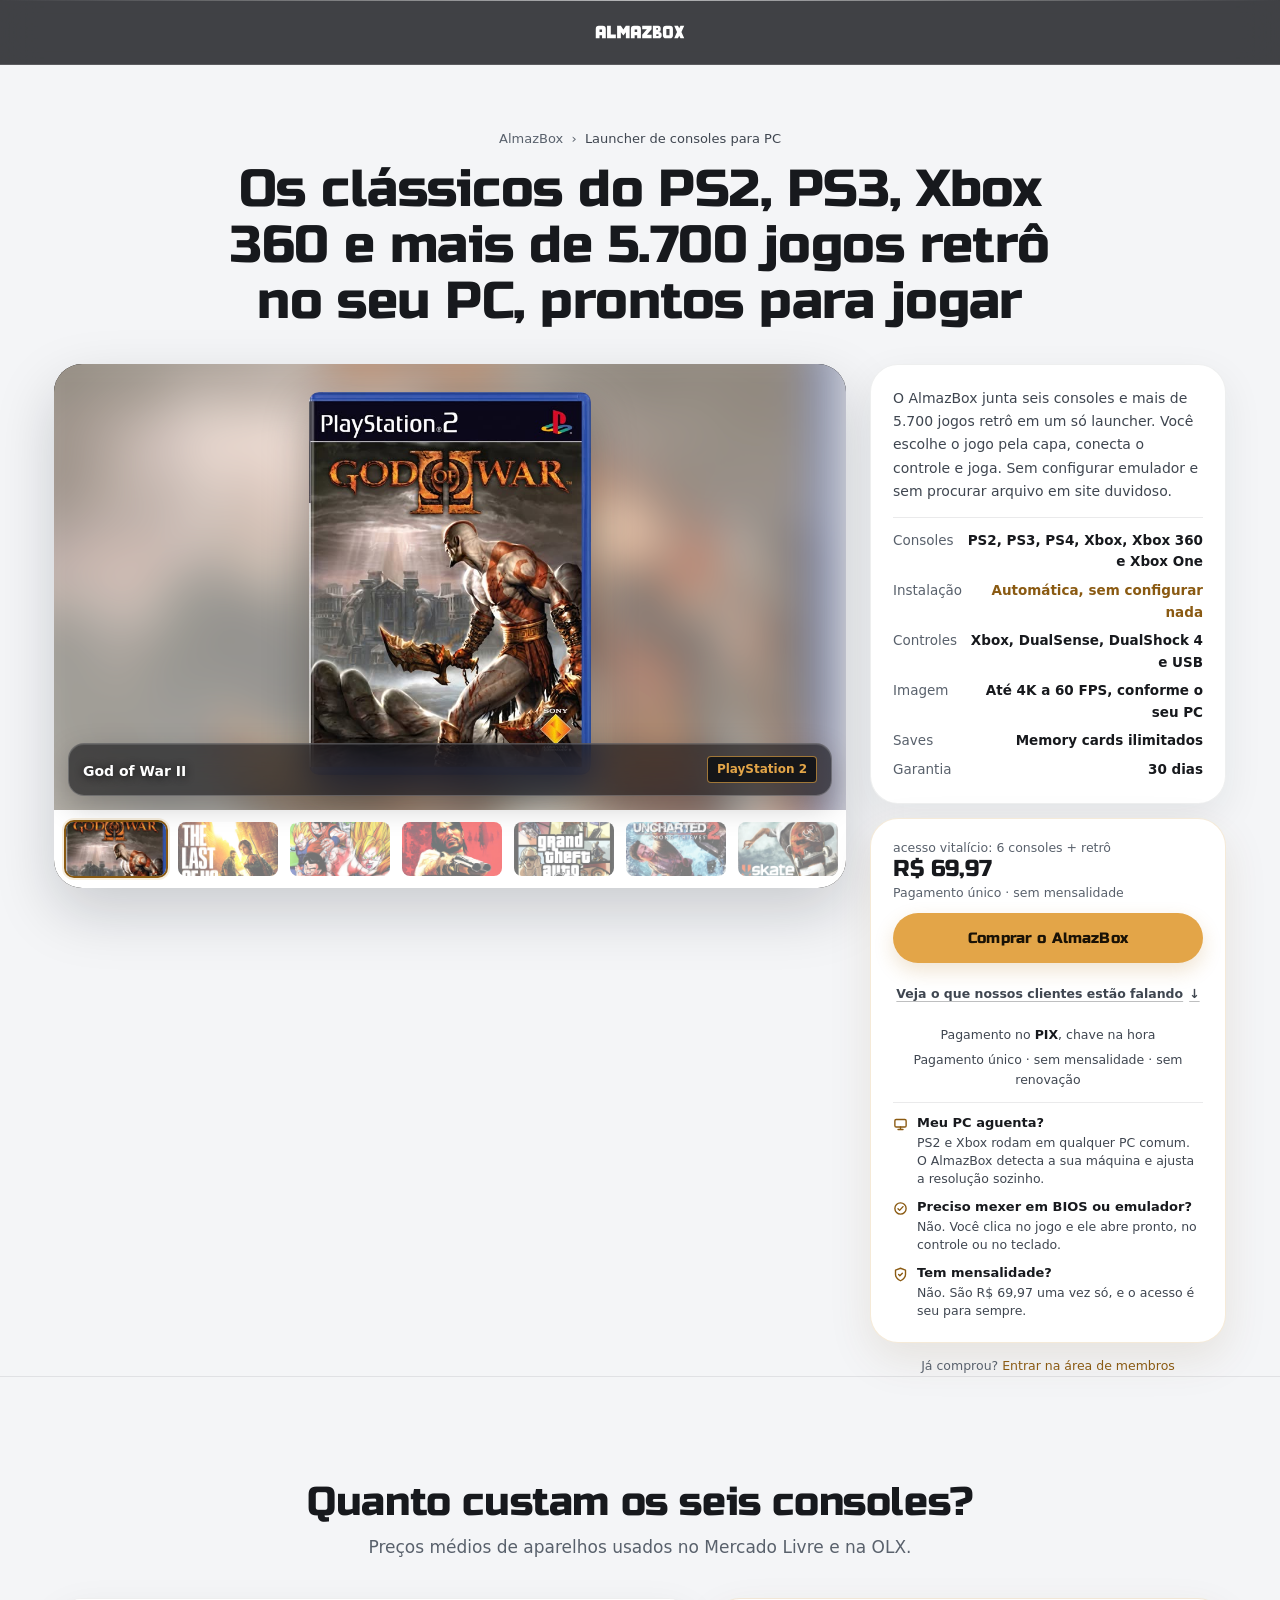
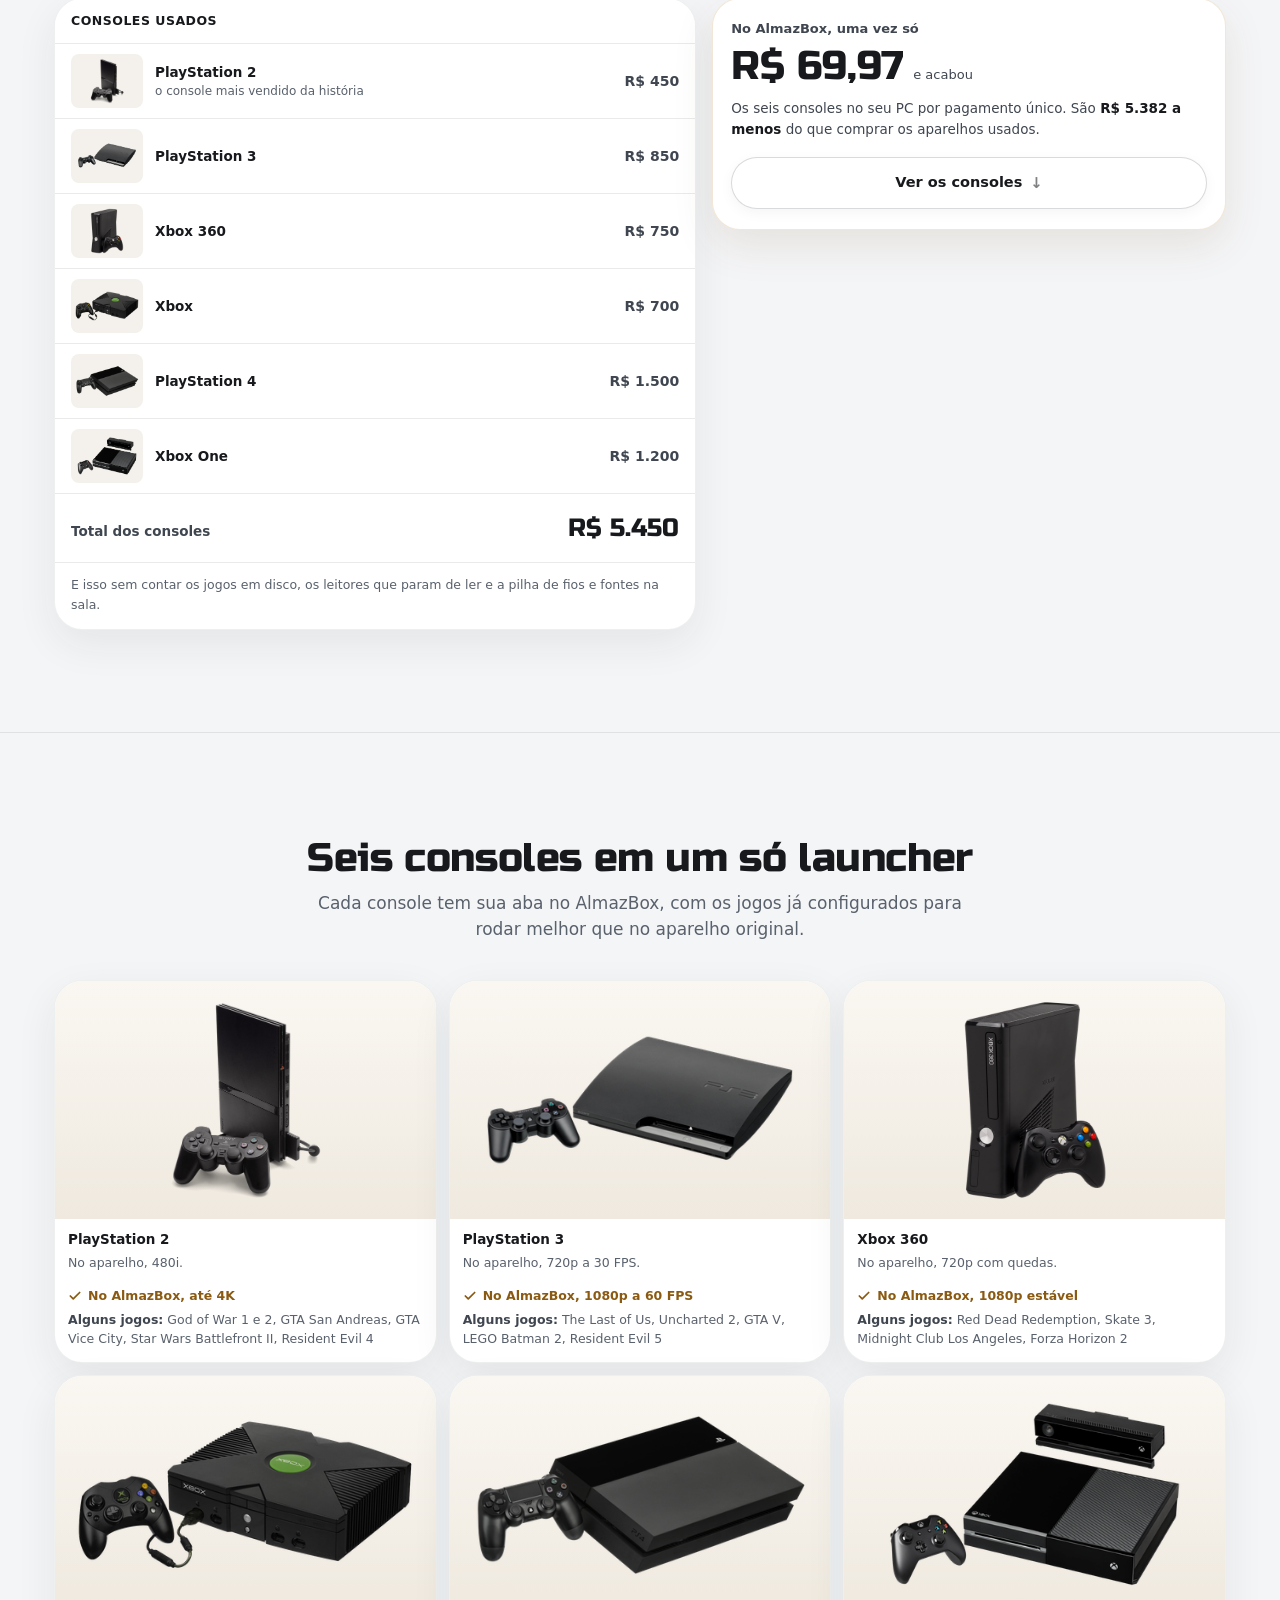
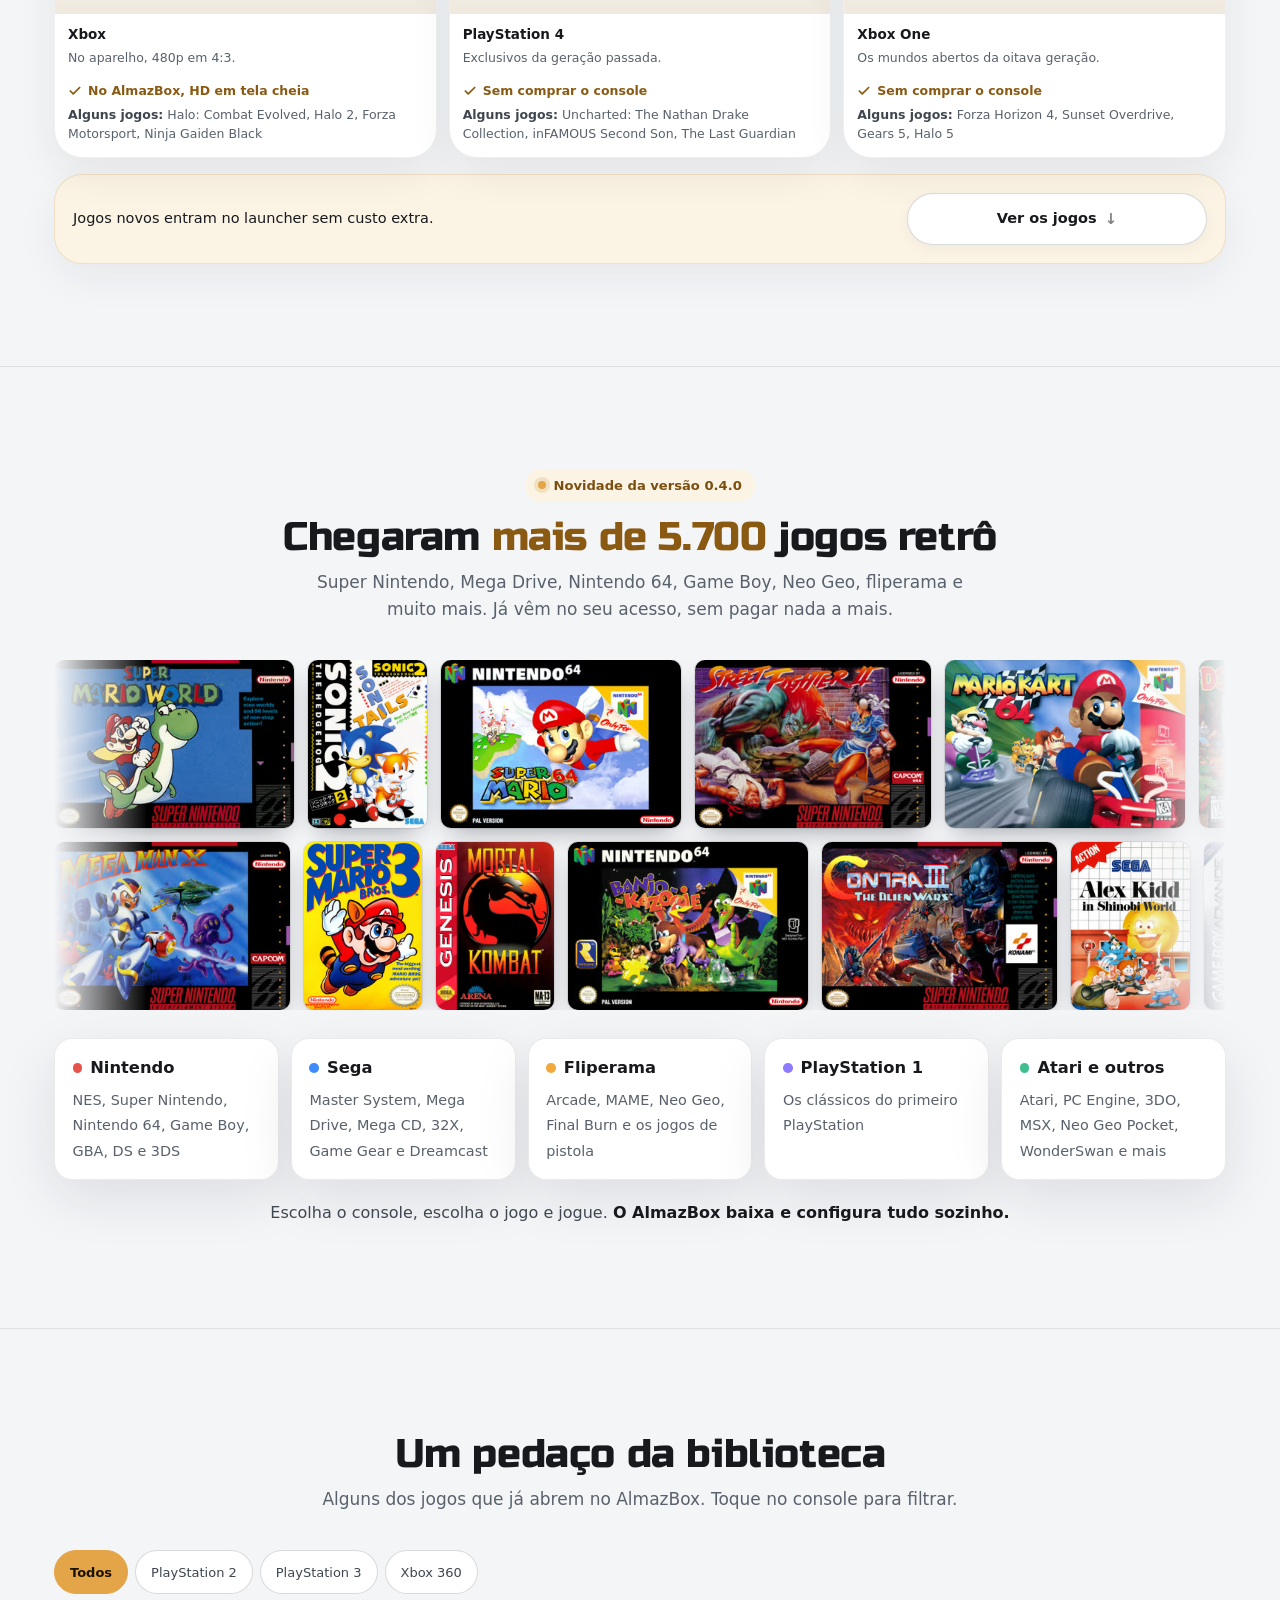
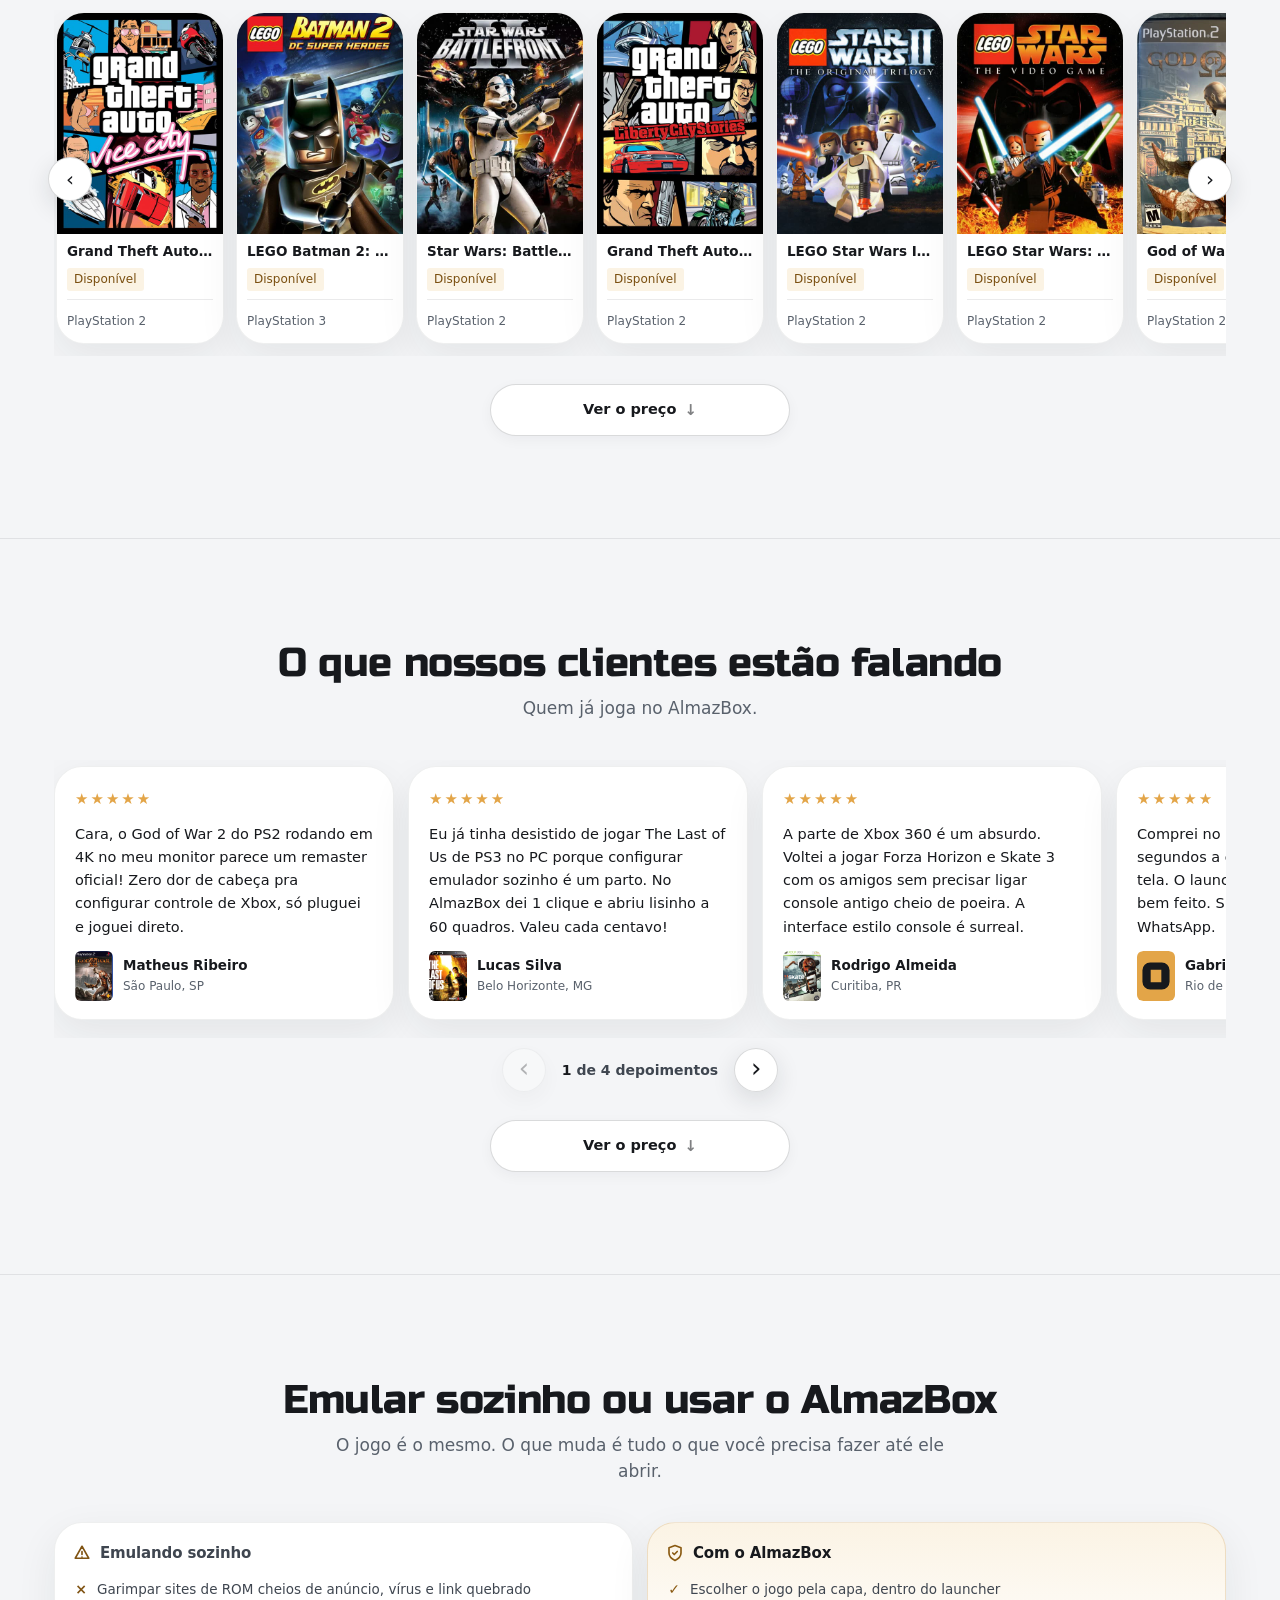
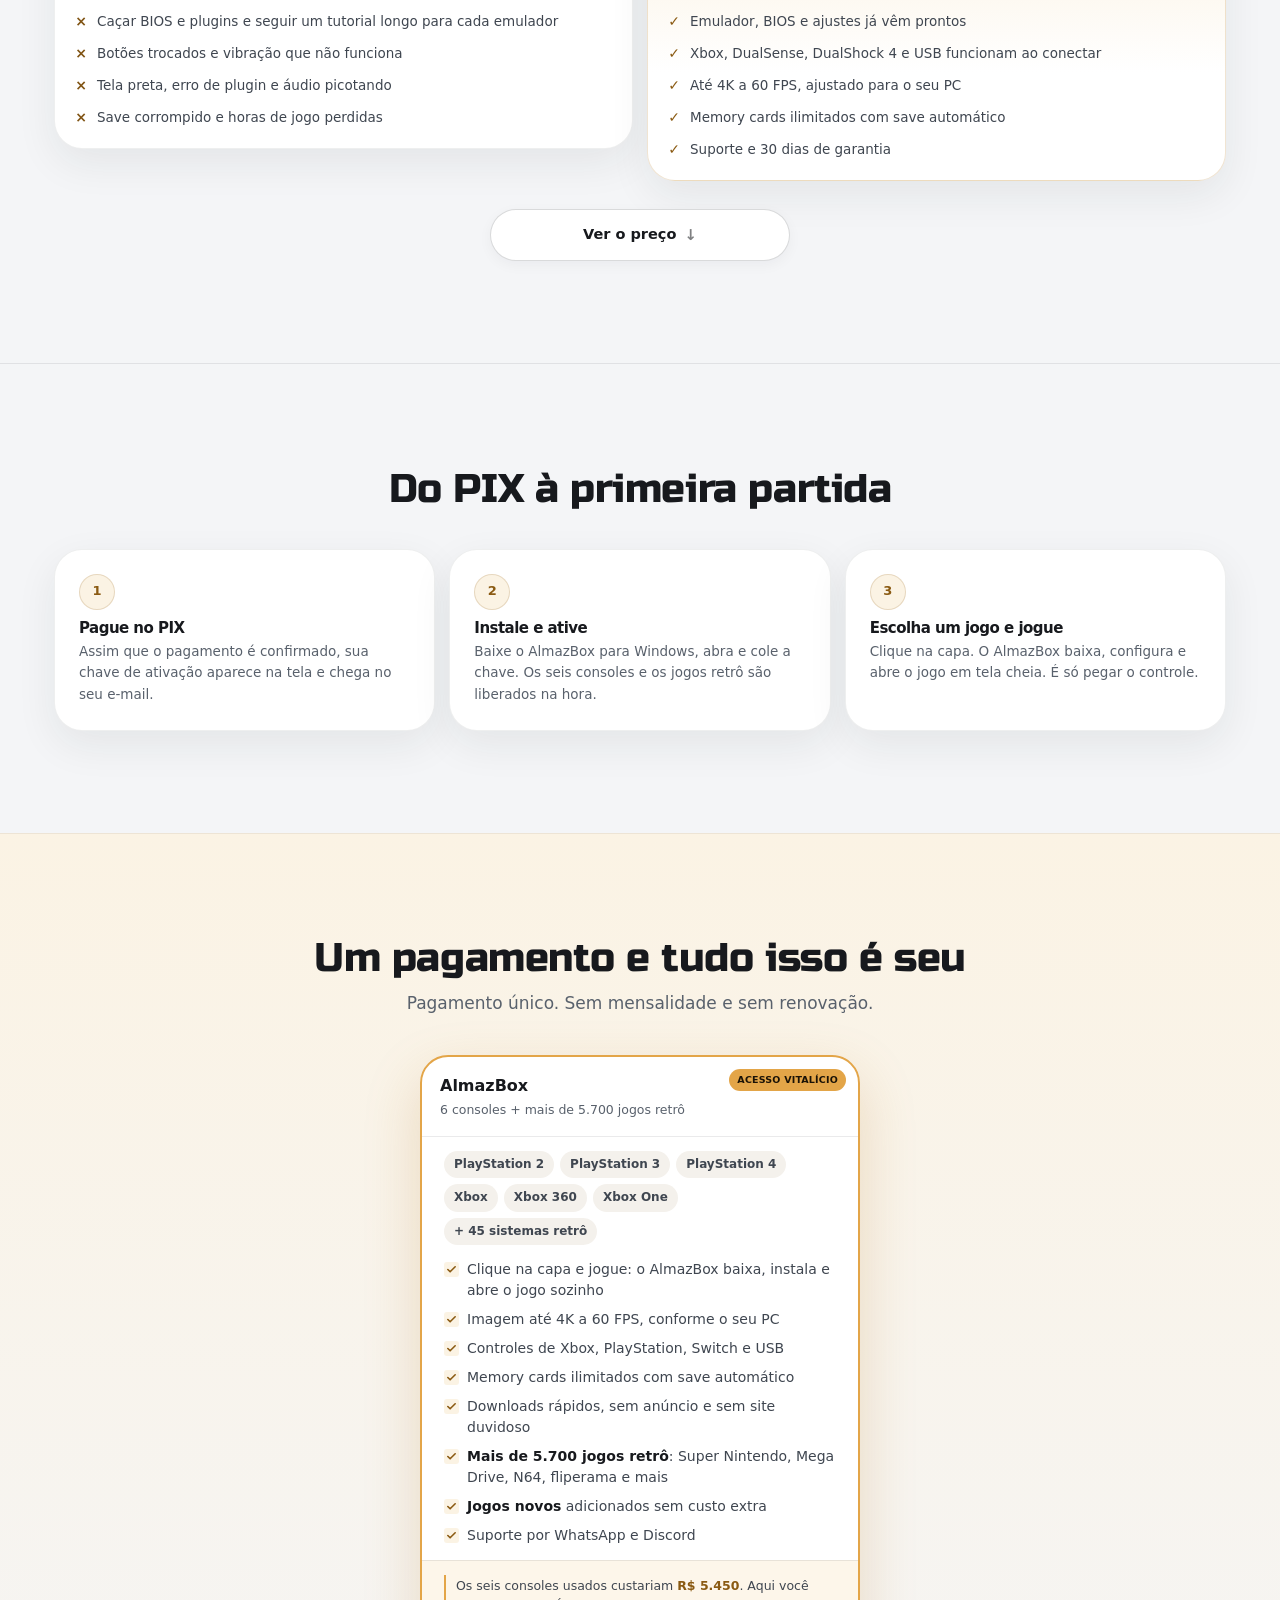
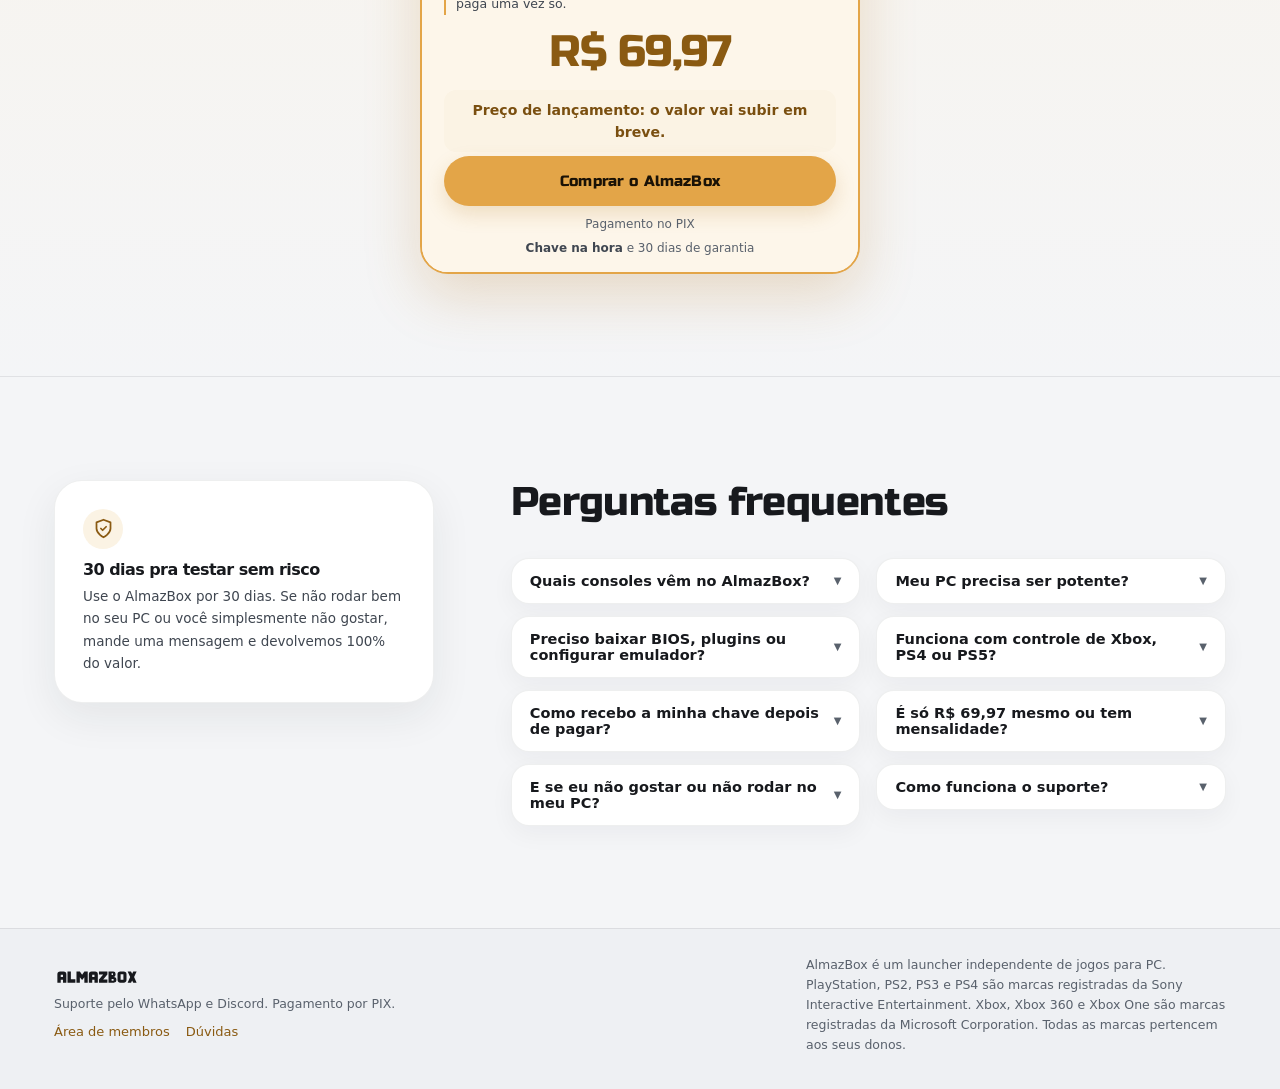
<file: index.html>
<!DOCTYPE html>
<html lang="pt-BR">
<head>
<meta charset="UTF-8">
<meta name="viewport" content="width=device-width,initial-scale=1">
<title>AlmazBox | O Maior Launcher de Consoles para PC (PS2, PS3, Xbox 360, Xbox)</title>
<meta name="description" content="Jogue os maiores clássicos de PlayStation 2, PS3, PS4, Xbox Clássico, Xbox 360 e Xbox One no seu PC em 1 clique. Sem emuladores complicados e sem vírus. Pagamento único no PIX.">
<link rel="icon" href="favicon.ico" sizes="any">
<link rel="icon" type="image/svg+xml" href="assets/marca/almazbox-favicon.svg">
<link rel="apple-touch-icon" href="assets/marca/apple-touch-icon.png">
<meta name="theme-color" content="#f4f5f7">
<link rel="preconnect" href="https://fonts.googleapis.com">
<link rel="preconnect" href="https://fonts.gstatic.com" crossorigin>
<link rel="stylesheet" href="https://fonts.googleapis.com/css2?family=Inter:wght@400;500;600;700;800&family=Russo+One&display=swap">
<!--
  Estrutura nova em 04/11/2026: e a mesma pagina de vendas da Almaz Store
  (almazstore.com.br), no tema branco, com o conteudo do AlmazBox.
  loja.css e tema.css sao copias do CSS de la com o verde trocado pelo dourado;
  o que e so do AlmazBox fica em almazbox.css. A versao anterior (escura, com o
  simulador do launcher) esta em index.pre-estrutura-almazstore.html.
-->
<link rel="stylesheet" href="assets/loja.css?v=1">
<link rel="stylesheet" href="assets/tema.css?v=1">
<link rel="stylesheet" href="assets/retro.css?v=1">
<link rel="stylesheet" href="assets/almazbox.css?v=1">
<link rel="stylesheet" href="assets/marca.css?v=1">
<script>
var io = (function(){
  if(!('IntersectionObserver' in window)) return { observe:function(el){ el.classList.add('visible'); } };
  var obs = new IntersectionObserver(function(es){
    es.forEach(function(e){ if(e.isIntersecting){ obs.unobserve(e.target); e.target.classList.add('visible'); } });
  },{threshold:.05,rootMargin:'0px 0px -40px 0px'});
  return obs;
})();
</script>
</head>
<body>

<!-- ===================== TOPO ===================== -->
<header class="topbar">
  <div class="topbar-in">
    <a href="#top" class="tb-brand">
      <img src="assets/marca/almazbox-horizontal-branco.svg" alt="AlmazBox">
      <span>AlmazBox</span>
    </a>
  </div>
</header>

<main id="top">
<section class="ph">
  <div class="wrap">

    <div class="ph-crumb">AlmazBox &nbsp;›&nbsp; <b>Launcher de consoles para PC</b></div>
    <h1>Os clássicos do PS2, PS3, Xbox 360 e mais de 5.700 jogos retrô no seu PC, prontos para jogar</h1>

    <div class="pg">

      <!-- arte + miniaturas. As capas sao verticais (caixa do jogo), por isso cada
           slide tem a propria capa desfocada no fundo. data-tag = console. -->
      <div class="art reveal">
        <div class="art-stage" id="art-stage"></div>
        <div class="art-thumbs" id="art-thumbs"></div>
      </div>

      <!-- ficha tecnica + caixa de compra -->
      <aside class="side">

        <div class="side-card">
          <p class="side-desc">
            O AlmazBox junta seis consoles e mais de 5.700 jogos retrô em um só launcher. Você escolhe o jogo pela capa, conecta o controle e joga. Sem configurar emulador e sem procurar arquivo em site duvidoso.
          </p>
          <dl class="spec">
            <div class="spec-row"><dt>Consoles</dt><dd>PS2, PS3, PS4, Xbox, Xbox 360 e Xbox One</dd></div>
            <div class="spec-row"><dt>Instalação</dt><dd class="ok">Automática, sem configurar nada</dd></div>
            <div class="spec-row"><dt>Controles</dt><dd>Xbox, DualSense, DualShock 4 e USB</dd></div>
            <div class="spec-row"><dt>Imagem</dt><dd>Até 4K a 60 FPS, conforme o seu PC</dd></div>
            <div class="spec-row"><dt>Saves</dt><dd>Memory cards ilimitados</dd></div>
            <div class="spec-row"><dt>Garantia</dt><dd>30 dias</dd></div>
          </dl>
        </div>

        <div class="buybox">
          <div class="buybox-top">
            <span class="buybox-prices">
              <span class="buybox-from">acesso vitalício: 6 consoles + retrô</span>
              <span class="buybox-new num">R$ 69,97</span>
              <span class="buybox-once">Pagamento único · sem mensalidade</span>
            </span>
          </div>
          <a href="https://ggcheckout.app/checkout/v5/7HJkge1seT28lpd5tNHYgl"
             onclick="checkout('https://ggcheckout.app/checkout/v5/7HJkge1seT28lpd5tNHYgl',69.97);return false;"
             class="offer-btn">Comprar o AlmazBox</a>
          <a href="#feedbacks" class="hero-proof-link">Veja o que nossos clientes estão falando <span aria-hidden="true">↓</span></a>
          <div class="buybox-pay">Pagamento no <b>PIX</b>, chave na hora</div>
          <div class="buybox-terms">Pagamento único · sem mensalidade · sem renovação</div>
          <div class="medos">
            <div class="medo">
              <svg viewBox="0 0 24 24"><rect x="3" y="4" width="18" height="12" rx="2"/><path d="M8 20h8M12 16v4"/></svg>
              <span class="medo-txt">
                <span class="medo-q">Meu PC aguenta?</span>
                <span class="medo-a">PS2 e Xbox rodam em qualquer PC comum. O AlmazBox detecta a sua máquina e ajusta a resolução sozinho.</span>
              </span>
            </div>
            <div class="medo">
              <svg viewBox="0 0 24 24"><circle cx="12" cy="12" r="9"/><path d="M8 12.5l2.5 2.5L16 9"/></svg>
              <span class="medo-txt">
                <span class="medo-q">Preciso mexer em BIOS ou emulador?</span>
                <span class="medo-a">Não. Você clica no jogo e ele abre pronto, no controle ou no teclado.</span>
              </span>
            </div>
            <div class="medo">
              <svg viewBox="0 0 24 24"><path d="M12 22s8-4 8-10V5l-8-3-8 3v7c0 6 8 10 8 10z"/><path d="M9 12l2 2 4-4"/></svg>
              <span class="medo-txt">
                <span class="medo-q">Tem mensalidade?</span>
                <span class="medo-a">Não. São R$ 69,97 uma vez só, e o acesso é seu para sempre.</span>
              </span>
            </div>
          </div>
        </div>

        <div class="side-note">Já comprou? <a href="https://almazbox-license-service-el2u.onrender.com/membros" style="color:var(--blue)">Entrar na área de membros</a></div>

      </aside>
    </div>
  </div>
</section>

<!-- ===================== QUANTO CUSTAM OS CONSOLES ===================== -->
<section class="sec" id="conta">
  <div class="wrap">
    <div class="sec-head reveal">
      <h2>Quanto custam os seis consoles?</h2>
      <p>Preços médios de aparelhos usados no Mercado Livre e na OLX.</p>
    </div>
    <div class="conta reveal">
      <div class="conta-cart">
        <div class="conta-cart-hd">Consoles usados</div>
        <div class="conta-row">
          <img class="cons-foto" src="assets/ps2-console.png" alt="PlayStation 2" loading="lazy" decoding="async">
          <span class="conta-nome">PlayStation 2<small>o console mais vendido da história</small></span>
          <span class="conta-preco num">R$ 450</span>
        </div>
        <div class="conta-row">
          <img class="cons-foto" src="assets/ps3-console.png" alt="PlayStation 3" loading="lazy" decoding="async">
          <span class="conta-nome">PlayStation 3</span>
          <span class="conta-preco num">R$ 850</span>
        </div>
        <div class="conta-row">
          <img class="cons-foto" src="assets/xbox360-console.png" alt="Xbox 360" loading="lazy" decoding="async">
          <span class="conta-nome">Xbox 360</span>
          <span class="conta-preco num">R$ 750</span>
        </div>
        <div class="conta-row">
          <img class="cons-foto" src="assets/xbox-original-console.png" alt="Xbox" loading="lazy" decoding="async">
          <span class="conta-nome">Xbox</span>
          <span class="conta-preco num">R$ 700</span>
        </div>
        <div class="conta-row">
          <img class="cons-foto" src="assets/ps4-console.png" alt="PlayStation 4" loading="lazy" decoding="async">
          <span class="conta-nome">PlayStation 4</span>
          <span class="conta-preco num">R$ 1.500</span>
        </div>
        <div class="conta-row">
          <img class="cons-foto" src="assets/xboxone-console.png" alt="Xbox One" loading="lazy" decoding="async">
          <span class="conta-nome">Xbox One</span>
          <span class="conta-preco num">R$ 1.200</span>
        </div>
        <div class="conta-total">
          <span>Total dos consoles</span>
          <b class="num">R$ 5.450</b>
        </div>
        <div class="conta-obs">E isso sem contar os jogos em disco, os leitores que param de ler e a pilha de fios e fontes na sala.</div>
      </div>
      <div class="conta-vs">
        <div class="conta-vs-lbl">No AlmazBox, uma vez só</div>
        <div class="conta-vs-price">
          <b class="num">R$ 69,97</b>
          <span>e acabou</span>
        </div>
        <p class="conta-vs-sub">
          Os seis consoles no seu PC por pagamento único. São <strong>R$ 5.382 a menos</strong> do que comprar os aparelhos usados.
        </p>
        <a href="#consoles" class="btn-ghost">Ver os consoles</a>
      </div>
    </div>
  </div>
</section>

<!-- ===================== SEIS CONSOLES ===================== -->
<section class="sec" id="consoles">
  <div class="wrap">
    <div class="sec-head reveal">
      <h2>Seis consoles em um só launcher</h2>
      <p>Cada console tem sua aba no AlmazBox, com os jogos já configurados para rodar melhor que no aparelho original.</p>
    </div>

    <div class="cresce reveal">
      <div class="cresce-card">
        <img class="cons-foto" src="assets/ps2-console.png" alt="PlayStation 2" loading="lazy" decoding="async">
        <div class="cresce-txt">
          <span class="cresce-nome">PlayStation 2</span>
          <span class="cresce-dt">No aparelho, 480i.</span>
          <span class="cresce-ok"><svg viewBox="0 0 24 24"><polyline points="20 6 9 17 4 12"/></svg>No AlmazBox, até 4K</span>
          <span class="cresce-jogos"><b>Alguns jogos:</b> God of War 1 e 2, GTA San Andreas, GTA Vice City, Star Wars Battlefront II, Resident Evil 4</span>
        </div>
      </div>
      <div class="cresce-card">
        <img class="cons-foto" src="assets/ps3-console.png" alt="PlayStation 3" loading="lazy" decoding="async">
        <div class="cresce-txt">
          <span class="cresce-nome">PlayStation 3</span>
          <span class="cresce-dt">No aparelho, 720p a 30 FPS.</span>
          <span class="cresce-ok"><svg viewBox="0 0 24 24"><polyline points="20 6 9 17 4 12"/></svg>No AlmazBox, 1080p a 60 FPS</span>
          <span class="cresce-jogos"><b>Alguns jogos:</b> The Last of Us, Uncharted 2, GTA V, LEGO Batman 2, Resident Evil 5</span>
        </div>
      </div>
      <div class="cresce-card">
        <img class="cons-foto" src="assets/xbox360-console.png" alt="Xbox 360" loading="lazy" decoding="async">
        <div class="cresce-txt">
          <span class="cresce-nome">Xbox 360</span>
          <span class="cresce-dt">No aparelho, 720p com quedas.</span>
          <span class="cresce-ok"><svg viewBox="0 0 24 24"><polyline points="20 6 9 17 4 12"/></svg>No AlmazBox, 1080p estável</span>
          <span class="cresce-jogos"><b>Alguns jogos:</b> Red Dead Redemption, Skate 3, Midnight Club Los Angeles, Forza Horizon 2</span>
        </div>
      </div>
      <div class="cresce-card">
        <img class="cons-foto" src="assets/xbox-original-console.png" alt="Xbox" loading="lazy" decoding="async">
        <div class="cresce-txt">
          <span class="cresce-nome">Xbox</span>
          <span class="cresce-dt">No aparelho, 480p em 4:3.</span>
          <span class="cresce-ok"><svg viewBox="0 0 24 24"><polyline points="20 6 9 17 4 12"/></svg>No AlmazBox, HD em tela cheia</span>
          <span class="cresce-jogos"><b>Alguns jogos:</b> Halo: Combat Evolved, Halo 2, Forza Motorsport, Ninja Gaiden Black</span>
        </div>
      </div>
      <div class="cresce-card">
        <img class="cons-foto" src="assets/ps4-console.png" alt="PlayStation 4" loading="lazy" decoding="async">
        <div class="cresce-txt">
          <span class="cresce-nome">PlayStation 4</span>
          <span class="cresce-dt">Exclusivos da geração passada.</span>
          <span class="cresce-ok"><svg viewBox="0 0 24 24"><polyline points="20 6 9 17 4 12"/></svg>Sem comprar o console</span>
          <span class="cresce-jogos"><b>Alguns jogos:</b> Uncharted: The Nathan Drake Collection, inFAMOUS Second Son, The Last Guardian</span>
        </div>
      </div>
      <div class="cresce-card">
        <img class="cons-foto" src="assets/xboxone-console.png" alt="Xbox One" loading="lazy" decoding="async">
        <div class="cresce-txt">
          <span class="cresce-nome">Xbox One</span>
          <span class="cresce-dt">Os mundos abertos da oitava geração.</span>
          <span class="cresce-ok"><svg viewBox="0 0 24 24"><polyline points="20 6 9 17 4 12"/></svg>Sem comprar o console</span>
          <span class="cresce-jogos"><b>Alguns jogos:</b> Forza Horizon 4, Sunset Overdrive, Gears 5, Halo 5</span>
        </div>
      </div>
    </div>

    <div class="cresce-cta reveal">
      <p>Jogos novos entram no launcher sem custo extra.</p>
      <a href="#biblioteca" class="btn-ghost">Ver os jogos</a>
    </div>
  </div>
</section>


<!-- ===================== NOVO: RETRO ===================== -->
<!-- Jogos retrô adicionados na versão 0.4.0 (13/11/2026): 5.788 jogos em 45 sistemas,
     abertos pelo RetroArch dentro do launcher. Capas em assets/retro. -->
<section class="sec retro-new" id="retro">
  <div class="wrap">
    <div class="sec-head reveal">
      <span class="retro-badge">Novidade da versão 0.4.0</span>
      <h2>Chegaram <span class="retro-num">mais de 5.700</span> jogos retrô</h2>
      <p>Super Nintendo, Mega Drive, Nintendo 64, Game Boy, Neo Geo, fliperama e muito mais. Já vêm no seu acesso, sem pagar nada a mais.</p>
    </div>
    <div class="retro-wall reveal" aria-label="Alguns jogos retrô">
      <div class="retro-row"><img src="assets/retro/snes-super-mario-world-usa.jpg" alt="Super Mario World" loading="lazy" decoding="async"><img src="assets/retro/megadrive-sonic-the-hedgehog-2-world.jpg" alt="Sonic The Hedgehog 2" loading="lazy" decoding="async"><img src="assets/retro/n64-super-mario-64-europe-en-fr-de.jpg" alt="Super Mario 64" loading="lazy" decoding="async"><img src="assets/retro/snes-street-fighter-ii-usa.jpg" alt="Street Fighter II" loading="lazy" decoding="async"><img src="assets/retro/n64-mario-kart-64-europe-rev-a.jpg" alt="Mario Kart 64" loading="lazy" decoding="async"><img src="assets/retro/snes-donkey-kong-country-usa.jpg" alt="Donkey Kong Country" loading="lazy" decoding="async"><img src="assets/retro/gbc-pokemon-crystal-version-usa-europe-rev-a.jpg" alt="Pokémon: Crystal Version" loading="lazy" decoding="async"><img src="assets/retro/megadrive-streets-of-rage-2-usa.jpg" alt="Streets of Rage 2" loading="lazy" decoding="async"><img src="assets/retro/n64-legend-of-zelda-the-majora-s-mask-europe-en-fr-de-es-rev-a.jpg" alt="Legend of Zelda : Majora&#x27;s Mask, The" loading="lazy" decoding="async"><img src="assets/retro/snes-super-mario-world-usa.jpg" aria-hidden="true" alt="Super Mario World" loading="lazy" decoding="async"><img src="assets/retro/megadrive-sonic-the-hedgehog-2-world.jpg" aria-hidden="true" alt="Sonic The Hedgehog 2" loading="lazy" decoding="async"><img src="assets/retro/n64-super-mario-64-europe-en-fr-de.jpg" aria-hidden="true" alt="Super Mario 64" loading="lazy" decoding="async"><img src="assets/retro/snes-street-fighter-ii-usa.jpg" aria-hidden="true" alt="Street Fighter II" loading="lazy" decoding="async"><img src="assets/retro/n64-mario-kart-64-europe-rev-a.jpg" aria-hidden="true" alt="Mario Kart 64" loading="lazy" decoding="async"><img src="assets/retro/snes-donkey-kong-country-usa.jpg" aria-hidden="true" alt="Donkey Kong Country" loading="lazy" decoding="async"><img src="assets/retro/gbc-pokemon-crystal-version-usa-europe-rev-a.jpg" aria-hidden="true" alt="Pokémon: Crystal Version" loading="lazy" decoding="async"><img src="assets/retro/megadrive-streets-of-rage-2-usa.jpg" aria-hidden="true" alt="Streets of Rage 2" loading="lazy" decoding="async"><img src="assets/retro/n64-legend-of-zelda-the-majora-s-mask-europe-en-fr-de-es-rev-a.jpg" aria-hidden="true" alt="Legend of Zelda : Majora&#x27;s Mask, The" loading="lazy" decoding="async"></div>
      <div class="retro-row rev"><img src="assets/retro/snes-mega-man-x-usa.jpg" alt="Mega Man X" loading="lazy" decoding="async"><img src="assets/retro/nes-super-mario-bros-3-usa.jpg" alt="Super Mario Bros. 3" loading="lazy" decoding="async"><img src="assets/retro/megadrive-mortal-kombat-world.jpg" alt="Mortal Kombat" loading="lazy" decoding="async"><img src="assets/retro/n64-banjo-kazooie-europe-en-fr-de.jpg" alt="Banjo-Kazooie" loading="lazy" decoding="async"><img src="assets/retro/snes-contra-iii-the-alien-wars-usa.jpg" alt="Contra III : The Alien Wars" loading="lazy" decoding="async"><img src="assets/retro/mastersystem-alex-kidd-in-shinobi-world-usa-europe.jpg" alt="Alex Kidd in Shinobi World" loading="lazy" decoding="async"><img src="assets/retro/gba-castlevania-circle-of-the-moon-usa.jpg" alt="Castlevania : Circle of the Moon" loading="lazy" decoding="async"><img src="assets/retro/fbneo-captcomm.jpg" alt="Captain Commando" loading="lazy" decoding="async"><img src="assets/retro/mame-mspacman.jpg" alt="Ms. Pac-man" loading="lazy" decoding="async"><img src="assets/retro/snes-mega-man-x-usa.jpg" aria-hidden="true" alt="Mega Man X" loading="lazy" decoding="async"><img src="assets/retro/nes-super-mario-bros-3-usa.jpg" aria-hidden="true" alt="Super Mario Bros. 3" loading="lazy" decoding="async"><img src="assets/retro/megadrive-mortal-kombat-world.jpg" aria-hidden="true" alt="Mortal Kombat" loading="lazy" decoding="async"><img src="assets/retro/n64-banjo-kazooie-europe-en-fr-de.jpg" aria-hidden="true" alt="Banjo-Kazooie" loading="lazy" decoding="async"><img src="assets/retro/snes-contra-iii-the-alien-wars-usa.jpg" aria-hidden="true" alt="Contra III : The Alien Wars" loading="lazy" decoding="async"><img src="assets/retro/mastersystem-alex-kidd-in-shinobi-world-usa-europe.jpg" aria-hidden="true" alt="Alex Kidd in Shinobi World" loading="lazy" decoding="async"><img src="assets/retro/gba-castlevania-circle-of-the-moon-usa.jpg" aria-hidden="true" alt="Castlevania : Circle of the Moon" loading="lazy" decoding="async"><img src="assets/retro/fbneo-captcomm.jpg" aria-hidden="true" alt="Captain Commando" loading="lazy" decoding="async"><img src="assets/retro/mame-mspacman.jpg" aria-hidden="true" alt="Ms. Pac-man" loading="lazy" decoding="async"></div>
    </div>
    <div class="retro-fams reveal">
      <div class="retro-fam" style="--fam:#E5534B"><b>Nintendo</b><span>NES, Super Nintendo, Nintendo 64, Game Boy, GBA, DS e 3DS</span></div>
      <div class="retro-fam" style="--fam:#3D8BFF"><b>Sega</b><span>Master System, Mega Drive, Mega CD, 32X, Game Gear e Dreamcast</span></div>
      <div class="retro-fam" style="--fam:#F2A93B"><b>Fliperama</b><span>Arcade, MAME, Neo Geo, Final Burn e os jogos de pistola</span></div>
      <div class="retro-fam" style="--fam:#8C7BFF"><b>PlayStation 1</b><span>Os clássicos do primeiro PlayStation</span></div>
      <div class="retro-fam" style="--fam:#3FBF8F"><b>Atari e outros</b><span>Atari, PC Engine, 3DO, MSX, Neo Geo Pocket, WonderSwan e mais</span></div>
    </div>
    <p class="retro-note reveal">Escolha o console, escolha o jogo e jogue. <strong>O AlmazBox baixa e configura tudo sozinho.</strong></p>
  </div>
</section>

<!-- ===================== BIBLIOTECA ===================== -->
<!-- Lista tirada do catalogo real do launcher (src/data/linkedGames.ts do
     projeto AlmazBox) em 05/11/2026: 39 jogos. Jogo novo no launcher: some aqui
     no JOGOS la embaixo, com a capa em assets/covers. -->
<section class="sec" id="biblioteca">
  <div class="wrap">
    <div class="sec-head reveal">
      <h2>Um pedaço da biblioteca</h2>
      <p>Alguns dos jogos que já abrem no AlmazBox. Toque no console para filtrar.</p>
    </div>
    <div id="disponibilidade">
      <div class="av-chips reveal" id="av-chips"></div>
      <div class="av-body reveal">
        <div class="av-results">
          <button class="av-arrow prev" id="av-prev" type="button" aria-label="Anterior">&#8249;</button>
          <div class="av-track" id="av-track"></div>
          <button class="av-arrow next" id="av-next" type="button" aria-label="Próximo">&#8250;</button>
        </div>
      </div>
      <div class="flow reveal"><a href="#pricing" class="btn-ghost">Ver o preço</a></div>
    </div>
  </div>
</section>

<!-- ===================== FEEDBACKS ===================== -->
<section class="sec" id="feedbacks">
  <div class="wrap">
    <div class="sec-head reveal">
      <h2>O que nossos clientes estão falando</h2>
      <p>Quem já joga no AlmazBox.</p>
    </div>
    <div class="qbx-rail reveal">
      <div class="qbx-track" id="fbk-track">
        <figure class="fbt-card">
          <span class="fbt-stars" role="img" aria-label="5 de 5 estrelas">★★★★★</span>
          <blockquote class="fbt-txt">Cara, o God of War 2 do PS2 rodando em 4K no meu monitor parece um remaster oficial! Zero dor de cabeça pra configurar controle de Xbox, só pluguei e joguei direto.</blockquote>
          <figcaption class="fbt-autor">
            <img src="assets/covers/god-of-war-2.jpg" alt="" loading="lazy">
            <span><span class="fbt-nome">Matheus Ribeiro</span><span class="fbt-cidade">São Paulo, SP</span></span>
          </figcaption>
        </figure>
        <figure class="fbt-card">
          <span class="fbt-stars" role="img" aria-label="5 de 5 estrelas">★★★★★</span>
          <blockquote class="fbt-txt">Eu já tinha desistido de jogar The Last of Us de PS3 no PC porque configurar emulador sozinho é um parto. No AlmazBox dei 1 clique e abriu lisinho a 60 quadros. Valeu cada centavo!</blockquote>
          <figcaption class="fbt-autor">
            <img src="assets/covers/the-last-of-us-ps3.jpg" alt="" loading="lazy">
            <span><span class="fbt-nome">Lucas Silva</span><span class="fbt-cidade">Belo Horizonte, MG</span></span>
          </figcaption>
        </figure>
        <figure class="fbt-card">
          <span class="fbt-stars" role="img" aria-label="5 de 5 estrelas">★★★★★</span>
          <blockquote class="fbt-txt">A parte de Xbox 360 é um absurdo. Voltei a jogar Forza Horizon e Skate 3 com os amigos sem precisar ligar console antigo cheio de poeira. A interface estilo console é surreal.</blockquote>
          <figcaption class="fbt-autor">
            <img src="assets/covers/skate-3-xbox-360.jpg" alt="" loading="lazy">
            <span><span class="fbt-nome">Rodrigo Almeida</span><span class="fbt-cidade">Curitiba, PR</span></span>
          </figcaption>
        </figure>
        <figure class="fbt-card">
          <span class="fbt-stars" role="img" aria-label="5 de 5 estrelas">★★★★★</span>
          <blockquote class="fbt-txt">Comprei no PIX e em menos de 10 segundos a chave já tava liberada na tela. O launcher é super leve e muito bem feito. Suporte nota 10 no WhatsApp.</blockquote>
          <figcaption class="fbt-autor">
            <img src="assets/marca/almazbox-favicon.svg" alt="" loading="lazy">
            <span><span class="fbt-nome">Gabriel Santos</span><span class="fbt-cidade">Rio de Janeiro, RJ</span></span>
          </figcaption>
        </figure>
      </div>
    </div>
    <div class="fbk-ctl reveal">
      <button class="fbk-seta" id="fbk-prev" type="button" aria-label="Depoimento anterior">&#8249;</button>
      <span class="fbk-cont" id="fbk-cont" aria-live="polite">1 de 4 depoimentos</span>
      <button class="fbk-seta" id="fbk-next" type="button" aria-label="Próximo depoimento">&#8250;</button>
    </div>
    <div class="flow reveal"><a href="#pricing" class="btn-ghost">Ver o preço</a></div>
  </div>
</section>

<!-- ===================== EMULAR SOZINHO x ALMAZBOX ===================== -->
<section class="sec" id="comparacao">
  <div class="wrap">
    <div class="sec-head reveal">
      <h2>Emular sozinho ou usar o AlmazBox</h2>
      <p>O jogo é o mesmo. O que muda é tudo o que você precisa fazer até ele abrir.</p>
    </div>
    <div class="vs reveal">
      <div class="vs-col bad">
        <div class="vs-hd">
          <svg viewBox="0 0 24 24"><path d="M12 3l9 16H3l9-16z"/><path d="M12 10v4M12 17.5v.01"/></svg>
          Emulando sozinho
        </div>
        <ul class="vs-list">
          <li>Garimpar sites de ROM cheios de anúncio, vírus e link quebrado</li>
          <li>Caçar BIOS e plugins e seguir um tutorial longo para cada emulador</li>
          <li>Botões trocados e vibração que não funciona</li>
          <li>Tela preta, erro de plugin e áudio picotando</li>
          <li>Save corrompido e horas de jogo perdidas</li>
        </ul>
      </div>
      <div class="vs-col good">
        <div class="vs-hd">
          <svg viewBox="0 0 24 24"><path d="M12 22s8-4 8-10V5l-8-3-8 3v7c0 6 8 10 8 10z"/><path d="M9 12l2 2 4-4"/></svg>
          Com o AlmazBox
        </div>
        <ul class="vs-list">
          <li>Escolher o jogo pela capa, dentro do launcher</li>
          <li>Emulador, BIOS e ajustes já vêm prontos</li>
          <li>Xbox, DualSense, DualShock 4 e USB funcionam ao conectar</li>
          <li>Até 4K a 60 FPS, ajustado para o seu PC</li>
          <li>Memory cards ilimitados com save automático</li>
          <li>Suporte e 30 dias de garantia</li>
        </ul>
      </div>
    </div>
    <div class="flow reveal"><a href="#pricing" class="btn-ghost">Ver o preço</a></div>
  </div>
</section>

<!-- ===================== PASSO A PASSO ===================== -->
<section class="sec" id="passos">
  <div class="wrap">
    <div class="sec-head reveal"><h2>Do PIX à primeira partida</h2></div>
    <div class="steps reveal">
      <div class="step">
        <div class="step-n num">1</div>
        <h3>Pague no PIX</h3>
        <p>Assim que o pagamento é confirmado, sua chave de ativação aparece na tela e chega no seu e-mail.</p>
      </div>
      <div class="step">
        <div class="step-n num">2</div>
        <h3>Instale e ative</h3>
        <p>Baixe o AlmazBox para Windows, abra e cole a chave. Os seis consoles e os jogos retrô são liberados na hora.</p>
      </div>
      <div class="step">
        <div class="step-n num">3</div>
        <h3>Escolha um jogo e jogue</h3>
        <p>Clique na capa. O AlmazBox baixa, configura e abre o jogo em tela cheia. É só pegar o controle.</p>
      </div>
    </div>
  </div>
</section>

<!-- ===================== OFERTA ===================== -->
<section class="sec" id="pricing">
  <div class="wrap">
    <div class="sec-head reveal">
      <h2>Um pagamento e tudo isso é seu</h2>
      <p>Pagamento único. Sem mensalidade e sem renovação.</p>
    </div>
    <div class="eds reveal">
      <div class="offer-card featured">
        <div class="ed-ribbon">Acesso vitalício</div>
        <div class="ed-top">
          <div class="ed-name">AlmazBox<small>6 consoles + mais de 5.700 jogos retrô</small></div>
        </div>
        <div class="ed-body">
          <div class="ed-cons">
            <span>PlayStation 2</span><span>PlayStation 3</span><span>PlayStation 4</span>
            <span>Xbox</span><span>Xbox 360</span><span>Xbox One</span>
            <span>+ 45 sistemas retrô</span>
          </div>
          <ul class="offer-features">
            <li>Clique na capa e jogue: o AlmazBox baixa, instala e abre o jogo sozinho</li>
            <li>Imagem até 4K a 60 FPS, conforme o seu PC</li>
            <li>Controles de Xbox, PlayStation, Switch e USB</li>
            <li>Memory cards ilimitados com save automático</li>
            <li>Downloads rápidos, sem anúncio e sem site duvidoso</li>
            <li><strong>Mais de 5.700 jogos retrô</strong>: Super Nintendo, Mega Drive, N64, fliperama e mais</li>
            <li><strong>Jogos novos</strong> adicionados sem custo extra</li>
            <li>Suporte por WhatsApp e Discord</li>
          </ul>
        </div>
        <div class="ed-buy">
          <div class="ed-gain">
            Os seis consoles usados custariam <b>R$ 5.450</b>. Aqui você paga uma vez só.
          </div>
          <div class="ed-price-row">
            <span class="ed-price">
              <span class="ed-new num">R$ 69,97</span>
            </span>
          </div>
          <div class="ed-alert">Preço de lançamento: o valor vai subir em breve.</div>
          <a href="https://ggcheckout.app/checkout/v5/7HJkge1seT28lpd5tNHYgl"
             onclick="checkout('https://ggcheckout.app/checkout/v5/7HJkge1seT28lpd5tNHYgl',69.97);return false;"
             class="offer-btn">Comprar o AlmazBox</a>
          <div class="offer-methods">Pagamento no PIX</div>
          <div class="offer-trust"><strong>Chave na hora</strong> e 30 dias de garantia</div>
        </div>
      </div>
    </div>
  </div>
</section>

<!-- ===================== GARANTIA + FAQ ===================== -->
<section class="sec" id="faq">
  <div class="wrap faq-wrap">
    <div class="gr">
      <div class="gr-card reveal">
        <div class="gr-badge">
          <svg viewBox="0 0 24 24" stroke-linecap="round" stroke-linejoin="round"><path d="M12 22s8-4 8-10V5l-8-3-8 3v7c0 6 8 10 8 10z"/><path d="M9 12l2 2 4-4"/></svg>
        </div>
        <h3>30 dias pra testar sem risco</h3>
        <p>Use o AlmazBox por 30 dias. Se não rodar bem no seu PC ou você simplesmente não gostar, mande uma mensagem e devolvemos 100% do valor.</p>
      </div>
    </div>
    <div class="sec-head reveal"><h2>Perguntas frequentes</h2></div>
    <div class="faq-list" id="fl"></div>
  </div>
</section>
</main>

<!-- ===================== RODAPE ===================== -->
<footer class="foot">
  <div class="wrap foot-in">
    <div>
      <div class="foot-brand"><img src="assets/marca/almazbox-horizontal-preto.svg" alt="AlmazBox"></div>
      <p style="margin-top:8px">Suporte pelo WhatsApp e Discord. Pagamento por PIX.</p>
      <div class="foot-links"><a href="https://almazbox-license-service-el2u.onrender.com/membros">Área de membros</a><a href="#faq">Dúvidas</a></div>
    </div>
    <p style="max-width:420px">
      AlmazBox é um launcher independente de jogos para PC. PlayStation, PS2, PS3 e PS4 são marcas registradas da Sony Interactive Entertainment. Xbox, Xbox 360 e Xbox One são marcas registradas da Microsoft Corporation. Todas as marcas pertencem aos seus donos.
    </p>
  </div>
</footer>

<a id="sticky-cta" href="#pricing" role="button" aria-label="Ver a oferta">Comprar o AlmazBox por R$ 69,97</a>

<script>
/* ---------- capas (topo e biblioteca) ---------- */
var C='assets/covers/';
var DESTAQUES=[
  ['God of War II','PlayStation 2','god-of-war-2.jpg'],
  ['The Last of Us','PlayStation 3','the-last-of-us-ps3.jpg'],
  ['Dragon Ball Z: Budokai Tenkaichi 3','PlayStation 2','dragon-ball-z-budokai-tenkaichi-3-ps2.jpg'],
  ['Red Dead Redemption','Xbox 360','red-dead-redemption-xbox-360.jpg'],
  ['GTA San Andreas','PlayStation 2','gta-san-andreas-ps2.jpg'],
  ['Uncharted 2: Among Thieves','PlayStation 3','uncharted-2-among-thieves-ps3.jpg'],
  ['Skate 3','Xbox 360','skate-3-xbox-360.jpg'],
  ['Resident Evil 4','PlayStation 2','resident-evil-4-ps2.jpg'],
  ['Devil May Cry 4','PlayStation 3','devil-may-cry-4-ps3.jpg'],
  ['Midnight Club: Los Angeles','Xbox 360','midnight-club-los-angeles-xbox-360.jpg']
];
var JOGOS=[
  ['Grand Theft Auto: Vice City','PS2','gta-vice-city-ps2.jpg'],
  ['LEGO Batman 2: DC Super Heroes','PS3','lego-batman-2-ps3.jpg'],
  ['Star Wars: Battlefront II','PS2','star-wars-battlefront-ii-ps2.jpg'],
  ['Grand Theft Auto: Liberty City Stories','PS2','gta-liberty-city-stories-ps2.jpg'],
  ['LEGO Star Wars II: The Original Trilogy','PS2','lego-star-wars-ii-ps2.jpg'],
  ['LEGO Star Wars: The Video Game','PS2','lego-star-wars-ps2.jpg'],
  ['God of War','PS2','god-of-war-1.jpg'],
  ['God of War II','PS2','god-of-war-2.jpg'],
  ['The Last of Us','PS3','the-last-of-us-ps3.jpg'],
  ['Grand Theft Auto: San Andreas','PS2','gta-san-andreas-ps2.jpg'],
  ['Red Dead Redemption','X360','red-dead-redemption-xbox-360.jpg'],
  ['Dragon Ball Z: Budokai Tenkaichi 3','PS2','dragon-ball-z-budokai-tenkaichi-3-ps2.jpg'],
  ['Grand Theft Auto V','PS3','grand-theft-auto-v-ps3.jpg'],
  ['Uncharted 2: Among Thieves','PS3','uncharted-2-among-thieves-ps3.jpg'],
  ['Skate 3','X360','skate-3-xbox-360.jpg'],
  ['Resident Evil 4','PS2','resident-evil-4-ps2.jpg'],
  ['Call of Duty: Modern Warfare 2','PS3','call-of-duty-modern-warfare-2-ps3.jpg'],
  ['Need for Speed: Most Wanted','PS2','need-for-speed-most-wanted-ps2.jpg'],
  ['Midnight Club: Los Angeles','X360','midnight-club-los-angeles-xbox-360.jpg'],
  ['Devil May Cry 4','PS3','devil-may-cry-4-ps3.jpg'],
  ['Bully','PS2','bully-ps2.jpg'],
  ['Mortal Kombat Komplete Edition','PS3','mortal-kombat-komplete-edition-ps3.jpg'],
  ['Mortal Kombat: Shaolin Monks','PS2','mortal-kombat-shaolin-monks-ps2.jpg'],
  ['Tekken 6','PS3','tekken-6-ps3.jpg'],
  ['Need for Speed: Underground 2','PS2','nfs-underground-2.webp'],
  ['Call of Duty: Black Ops III','PS3','call-of-duty-black-ops-iii-ps3.jpg'],
  ['Resident Evil 5','PS3','resident-evil-5-ps3.jpg'],
  ['BLACK','PS2','black-ps2.jpg'],
  ['Minecraft: PlayStation 3 Edition','PS3','minecraft-ps3.jpg'],
  ['Naruto Shippuden: Ultimate Ninja 5','PS2','naruto-shippuden-ultimate-ninja-5-ps2.jpg'],
  ['Naruto Shippuden: Ultimate Ninja 4','PS2','naruto-shippuden-ultimate-ninja-4-ps2.jpg'],
  ['Naruto: Ultimate Ninja 3','PS2','naruto-ultimate-ninja-3-ps2.jpg'],
  ['Dragon Ball Z: Infinite World','PS2','dragon-ball-z-infinite-world-ps2.jpg'],
  ['Pro Evolution Soccer 2011','PS2','pes-2011-ps2.jpg'],
  ['PES 2013','PS3','pes-2013-ps3.jpg'],
  ['FIFA Street 2','PS2','fifa-street-2-ps2.jpg'],
  ['FIFA Street 3','PS3','fifa-street-3-ps3.jpg'],
  ['Call of Duty 3: Special Edition','PS2','call-of-duty-3-ps2.jpg'],
  ['WWE SmackDown! Here Comes the Pain','PS2','wwe-smackdown-here-comes-the-pain-ps2.jpg']
];
var NOME_CONSOLE={PS2:'PlayStation 2',PS3:'PlayStation 3',X360:'Xbox 360'};

/* ---------- topo: arte que troca sozinha ---------- */
(function(){
  var stage=document.getElementById('art-stage'), th=document.getElementById('art-thumbs');
  if(!stage) return;
  stage.innerHTML=DESTAQUES.map(function(g,i){
    var src=C+g[2], a=i? 'data-src':'src';
    return '<div class="art-slide'+(i?'':' on')+'" data-tag="'+g[1]+'">'
      +'<img class="art-bg" '+a+'="'+src+'" alt="" aria-hidden="true">'
      +'<img class="art-box" '+a+'="'+src+'" alt="'+g[0]+'"'+(i?'':' fetchpriority="high"')+' decoding="async">'
      +'</div>';
  }).join('')+'<div class="art-cap"><span class="art-cap-name" id="art-name">'+DESTAQUES[0][0]+'</span><span class="art-cap-tag" id="art-tag">'+DESTAQUES[0][1]+'</span></div>';
  th.innerHTML=DESTAQUES.map(function(g,i){
    return '<div class="art-thumb'+(i?'':' on')+'" data-i="'+i+'"><img src="'+C+g[2]+'" alt="'+g[0]+'" loading="lazy"></div>';
  }).join('');
  var slides=[].slice.call(stage.querySelectorAll('.art-slide')), thumbs=[].slice.call(th.querySelectorAll('.art-thumb'));
  var nome=document.getElementById('art-name'), tag=document.getElementById('art-tag'), i=0, t=null;
  function carrega(k){ slides[k].querySelectorAll('img[data-src]').forEach(function(im){ im.src=im.getAttribute('data-src'); im.removeAttribute('data-src'); }); }
  function show(k){
    carrega(k);
    slides[i].classList.remove('on'); thumbs[i].classList.remove('on');
    i=k; slides[i].classList.add('on'); thumbs[i].classList.add('on');
    nome.textContent=DESTAQUES[i][0]; tag.textContent=DESTAQUES[i][1];
    carrega((i+1)%slides.length);
  }
  function play(){ stop(); t=setInterval(function(){ show((i+1)%slides.length); },5000); }
  function stop(){ if(t) clearInterval(t); t=null; }
  thumbs.forEach(function(el){ el.addEventListener('click',function(){ show(+el.getAttribute('data-i')); play(); }); });
  document.addEventListener('visibilitychange',function(){ document.hidden?stop():play(); });
  carrega(1); play();
})();

/* ---------- biblioteca com filtro por console ---------- */
(function(){
  var chips=document.getElementById('av-chips'), tr=document.getElementById('av-track');
  var prev=document.getElementById('av-prev'), next=document.getElementById('av-next');
  if(!chips||!tr) return;
  var CATS=[['all','Todos'],['PS2','PlayStation 2'],['PS3','PlayStation 3'],['X360','Xbox 360']], ativo='all';
  function render(){
    chips.innerHTML=CATS.map(function(c){ return '<button class="av-chip'+(c[0]===ativo?' active':'')+'" type="button" data-cat="'+c[0]+'">'+c[1]+'</button>'; }).join('');
    tr.innerHTML=JOGOS.filter(function(g){ return ativo==='all'||g[1]===ativo; }).map(function(g){
      return '<div class="av-card">'
        +'<img class="av-card-img box" src="'+C+g[2]+'" alt="'+g[0]+'" loading="lazy" decoding="async">'
        +'<div class="av-card-body"><div class="av-card-name" title="'+g[0]+'">'+g[0]+'</div>'
        +'<div class="av-tags"><span class="av-tag ok">Disponível</span></div>'
        +'<div class="av-card-foot"><span class="av-card-plat">'+NOME_CONSOLE[g[1]]+'</span></div></div></div>';
    }).join('');
    tr.scrollLeft=0; setas();
  }
  function setas(){ var max=tr.scrollWidth-tr.clientWidth; if(prev) prev.disabled=tr.scrollLeft<=4; if(next) next.disabled=tr.scrollLeft>=max-4; }
  function passo(){ return Math.max(200, tr.clientWidth*.8); }
  chips.addEventListener('click',function(e){ var b=e.target.closest('.av-chip'); if(!b) return; ativo=b.getAttribute('data-cat'); render(); });
  if(prev) prev.addEventListener('click',function(){ tr.scrollBy({left:-passo(),behavior:'smooth'}); });
  if(next) next.addEventListener('click',function(){ tr.scrollBy({left:passo(),behavior:'smooth'}); });
  tr.addEventListener('scroll',setas,{passive:true}); window.addEventListener('resize',setas);
  render();
})();

/* ---------- depoimentos: setas e contador ---------- */
(function(){
  var tr=document.getElementById('fbk-track'), prev=document.getElementById('fbk-prev'), next=document.getElementById('fbk-next'), cont=document.getElementById('fbk-cont');
  if(!tr) return;
  var n=tr.children.length;
  function passo(){ var c=tr.firstElementChild; return c? c.getBoundingClientRect().width+14 : 300; }
  function atual(){ var max=tr.scrollWidth-tr.clientWidth; if(tr.scrollLeft>=max-4) return n-1; return Math.max(0,Math.min(n-1,Math.round(tr.scrollLeft/passo()))); }
  function setas(){ var max=tr.scrollWidth-tr.clientWidth; prev.disabled=tr.scrollLeft<=4; next.disabled=tr.scrollLeft>=max-4; cont.innerHTML='<b>'+(atual()+1)+'</b> de '+n+' depoimentos'; }
  prev.addEventListener('click',function(){ tr.scrollBy({left:-passo(),behavior:'smooth'}); });
  next.addEventListener('click',function(){ tr.scrollBy({left:passo(),behavior:'smooth'}); });
  tr.addEventListener('scroll',setas,{passive:true}); window.addEventListener('resize',setas); setas();
})();

/* ---------- FAQ ---------- */
(function(){
  var F=[
    ['Quais consoles vêm no AlmazBox?','Seis: PlayStation 2, PlayStation 3, PlayStation 4, Xbox, Xbox 360 e Xbox One. Todos já configurados, cada um na sua aba do launcher.'],
    ['Meu PC precisa ser potente?','Para PS2 e Xbox, quase qualquer computador ou notebook dos últimos 10 anos roda bem. Para PS3 e Xbox 360, recomendamos um processador de 4 núcleos e uma placa de vídeo a partir de GTX 1050 ou RX 570. O AlmazBox detecta o seu PC e ajusta a imagem sozinho.'],
    ['Preciso baixar BIOS, plugins ou configurar emulador?','Não. BIOS, plugins de vídeo, áudio e testes de compatibilidade já vêm prontos. Você só clica no jogo.'],
    ['Funciona com controle de Xbox, PS4 ou PS5?','Sim. Controles de Xbox, DualShock 4, DualSense, Nintendo Switch e genéricos USB ou Bluetooth são reconhecidos ao conectar, com botões e vibração já mapeados. Também dá para jogar no teclado e mouse.'],
    ['Como recebo a minha chave depois de pagar?','Quando o PIX é confirmado, o que leva de 10 a 30 segundos, sua chave de ativação aparece na tela e chega no seu e-mail. Com ela, você baixa o instalador na área de membros e ativa o launcher.'],
    ['É só R$ 69,97 mesmo ou tem mensalidade?','É só R$ 69,97, uma vez. Não tem mensalidade, anuidade nem renovação, e os jogos novos que entrarem também são seus.'],
    ['E se eu não gostar ou não rodar no meu PC?','Você tem 30 dias de garantia. Peça o reembolso pelo suporte e devolvemos 100% do valor.'],
    ['Como funciona o suporte?','Nossa equipe ajuda pelo WhatsApp e pelo Discord.']
  ];
  var fl=document.getElementById('fl');
  fl.innerHTML=F.map(function(f){ return '<div class="faq-item reveal"><button class="faq-q" type="button" onclick="tFaq(this)">'+f[0]+'<span class="faq-chev">▼</span></button><div class="faq-a">'+f[1]+'</div></div>'; }).join('');
})();
function tFaq(b){var a=b.nextElementSibling,o=b.classList.contains('open');document.querySelectorAll('.faq-q.open').forEach(function(q){q.classList.remove('open');q.nextElementSibling.classList.remove('open')});if(!o){b.classList.add('open');a.classList.add('open')}}

/* ---------- reveal ---------- */
document.querySelectorAll('.reveal').forEach(function(el){ io.observe(el); });

/* ---------- CTA fixo no celular: some quando a oferta aparece ---------- */
(function(){
  var cta=document.getElementById('sticky-cta'), pr=document.getElementById('pricing');
  if(!cta||!pr) return;
  function upd(){
    var y=window.scrollY||document.documentElement.scrollTop, r=pr.getBoundingClientRect();
    var naOferta=r.top<window.innerHeight*.85 && r.bottom>0;
    cta.classList.toggle('on', y>450 && !naOferta);
  }
  window.addEventListener('scroll',upd,{passive:true}); window.addEventListener('resize',upd); upd();
})();

/* ---------- checkout ---------- */
function checkout(url, val){
  if(!url) url='https://ggcheckout.app/checkout/v5/7HJkge1seT28lpd5tNHYgl';
  if(!val) val=69.97;
  try { if(window.fbq) fbq('track','InitiateCheckout',{value:val,currency:'BRL'}); } catch(e){}
  window.location.href=url;
}
</script>
</body>
</html>
</file>
<file: assets/loja.css>
/* Copiado da pagina de vendas da Almaz Store em 04/11/2026, com o verde trocado pelo dourado do AlmazBox. */
/* =========================================================================
   Sistema visual "loja/aplicativo" (azul grafite + CTA verde), no ar desde
   29/07/2026. Substituiu o design anterior (vermelho neon, tipografia
   condensada em caixa alta, brilho ambiente, contador regressivo), que
   estava parecido demais com um site de referencia. O design antigo fica
   em .claude/design-a-backup.html e no historico do git.
   ========================================================================= */
*{box-sizing:border-box;margin:0;padding:0}
:root{
  --bg:#030303; --bg2:#080808; --panel:#0e0e0e; --panel2:#141414; --panel3:#1c1c1c;
  --line:rgba(255,255,255,.08); --line2:rgba(255,255,255,.16);
  --txt:#f5f5f5; --txt2:#c8c8c8; --dim:#909090;
  --blue:#e3a548; --blue-dim:rgba(227,165,72,.14);
  --buy:#e3a548; --buy2:#e9b25e; --buy-dark:#c48a2e;
  --deal-bg:rgba(227,165,72,.15); --deal-tx:#e3a548;
  --warn:#e0a03a;
  --neon:#e3a548; --neon-glow:rgba(227,165,72,.35);
  --f:'Inter',system-ui,-apple-system,'Segoe UI',sans-serif;
  --r:8px; --r2:12px;
  --shadow:0 18px 60px rgba(0,0,0,.7);
}
html{scroll-behavior:auto;scroll-padding-top:70px;-webkit-text-size-adjust:100%}
body{
  font-family:var(--f);background:var(--bg);color:var(--txt);line-height:1.6;
  font-size:15px;overflow-x:hidden;-webkit-font-smoothing:antialiased;
  font-feature-settings:'tnum' 0;position:relative;
}
body:before{
  content:"";position:fixed;top:0;right:0;bottom:0;left:0;pointer-events:none;z-index:-1;
  background:radial-gradient(ellipse 1200px 600px at 30% -10%,rgba(227,165,72,.08),transparent 50%),radial-gradient(ellipse 900px 500px at 110% 10%,rgba(227,165,72,.05),transparent 50%),radial-gradient(ellipse 600px 400px at 80% 80%,rgba(227,165,72,.03),transparent 60%);
}
body:after{
  content:"";position:fixed;top:0;right:0;bottom:0;left:0;pointer-events:none;z-index:-2;
  background-image:linear-gradient(rgba(255,255,255,.015) 1px,transparent 1px),linear-gradient(90deg,rgba(255,255,255,.015) 1px,transparent 1px);
  background-size:80px 80px;
  -webkit-mask-image:radial-gradient(ellipse 80% 60% at 50% 30%,black 20%,transparent 70%);
  mask-image:radial-gradient(ellipse 80% 60% at 50% 30%,black 20%,transparent 70%);
}
a{color:inherit;text-decoration:none}
button{font-family:inherit;border:none;cursor:pointer;color:inherit}
img{display:block;max-width:100%}
input{font-family:inherit}
.wrap{max-width:1180px;margin:0 auto;padding:0 20px}
.num{font-variant-numeric:tabular-nums}

h1,h2,h3{font-weight:700;line-height:1.15;letter-spacing:-.02em}
h2{font-size:clamp(21px,3.1vw,27px);margin-bottom:6px}
.sec{padding:52px 0;border-top:1px solid var(--line)}
.sec-head{margin-bottom:22px;max-width:640px}
.sec-head p{color:var(--dim);font-size:14.5px;margin-top:4px}

/* ---------- reveal (discreto: 8px, sem escala) ---------- */
.reveal{opacity:0;transform:translateY(8px);transition:opacity .4s ease,transform .4s ease}
.reveal.visible{opacity:1;transform:none}
@media(prefers-reduced-motion:reduce){.reveal{opacity:1;transform:none;transition:none}}

/* ---------- botao de compra (verde de loja) ---------- */
.offer-btn{
  display:inline-flex;align-items:center;justify-content:center;gap:8px;
  background:linear-gradient(180deg,#e3a548,#d39434);
  color:#000000;font-weight:800;font-size:15px;letter-spacing:.01em;
  padding:13px 26px;border-radius:var(--r);border:none;
  box-shadow:0 0 20px rgba(227,165,72,.35),0 4px 14px rgba(0,0,0,.5);
  transition:filter .15s,transform .1s,box-shadow .15s;width:100%;text-align:center;
}
.offer-btn:hover{filter:brightness(1.08);box-shadow:0 0 28px rgba(227,165,72,.55);transform:translateY(-1px)}
.offer-btn:active{transform:translateY(1px)}
.offer-btn:focus-visible{outline:3px solid #e3a548;outline-offset:3px}
.btn-ghost{
  display:inline-flex;align-items:center;justify-content:center;gap:8px;
  background:var(--panel2);color:var(--txt);font-weight:600;font-size:14px;
  padding:11px 20px;border-radius:var(--r);border:1px solid var(--line2);
  transition:background .15s,border-color .15s,box-shadow .15s,color .15s;
}
.btn-ghost:hover{background:var(--panel3);border-color:var(--blue);color:#fff;box-shadow:0 0 16px rgba(227,165,72,.2)}
.btn-spin{
  display:inline-block;width:13px;height:13px;border-radius:50%;
  border:2px solid rgba(255,255,255,.35);border-top-color:#fff;
  animation:spin .7s linear infinite;margin-right:7px;vertical-align:-2px;
}
@keyframes spin{to{transform:rotate(360deg)}}

/* ---------- barra superior tipo aplicativo ---------- */
.topbar{
  position:sticky;top:0;z-index:600;background:rgba(3,3,3,.92);
  backdrop-filter:blur(10px);border-bottom:1px solid var(--line);
}
/* justify-content:center porque a barra tem um filho so agora (a marca). */
.topbar-in{max-width:1180px;margin:0 auto;padding:0 20px;height:58px;display:flex;align-items:center;justify-content:center}
.tb-brand{display:flex;align-items:center;gap:9px}
.tb-brand img{width:26px;height:26px;border-radius:5px}
.tb-brand span{font-weight:700;font-size:15px;letter-spacing:-.01em}
@media(max-width:720px){.topbar-in{height:52px}}

/* ---------- topo da pagina de produto ---------- */
.ph{padding:26px 0 0}
.ph-crumb{font-size:12.5px;color:var(--dim);margin-bottom:12px}
.ph-crumb b{color:var(--txt2);font-weight:500}
.ph h1{font-size:clamp(25px,4.2vw,38px);max-width:780px}
.ph-sub{color:var(--txt2);font-size:15.5px;margin-top:8px;max-width:600px}

.pg{display:grid;grid-template-columns:minmax(0,1fr) 336px;gap:22px;margin-top:22px;align-items:start}
@media(max-width:900px){.pg{grid-template-columns:1fr;gap:16px}}

/* arte principal + miniaturas */
.art{background:#000;border:1px solid var(--line);border-radius:var(--r2);overflow:hidden;box-shadow:var(--shadow)}
.art-stage{position:relative;aspect-ratio:16/9;background:#030303}
.art-slide{position:absolute;inset:0;opacity:0;transition:opacity .5s ease}
.art-slide.on{opacity:1}
.art-slide img{width:100%;height:100%;object-fit:cover}
.art-cap{
  position:absolute;left:0;right:0;bottom:0;padding:34px 16px 12px;
  background:linear-gradient(to top,rgba(0,0,0,.92),transparent);
  display:flex;align-items:flex-end;justify-content:space-between;gap:12px;
}
.art-cap-name{font-size:14px;font-weight:600;color:#fff;text-shadow:0 1px 8px rgba(0,0,0,.8)}
.art-cap-tag{font-size:11.5px;color:var(--deal-tx);background:rgba(227,165,72,.18);border:1px solid rgba(227,165,72,.4);padding:3px 9px;border-radius:4px;font-weight:600;flex-shrink:0}
.art-thumbs{display:flex;gap:6px;padding:8px;background:var(--panel);overflow-x:auto;scrollbar-width:none}
.art-thumbs::-webkit-scrollbar{display:none}
/* 21/09/2026: no celular as miniaturas saem. No Clarity elas levavam ~170 toques
   em 3 dias, mais que todos os "Quero garantir" juntos (~40): a pessoa ficava
   folheando capa na primeira tela e saia dali. O banner continua trocando
   sozinho a cada 5s, e a caixa de compra sobe uns 70px. */
@media(max-width:720px){.art-thumbs{display:none}}
.art-thumb{
  flex:0 0 auto;width:104px;aspect-ratio:16/9;border-radius:5px;overflow:hidden;
  border:2px solid transparent;opacity:.55;transition:opacity .15s,border-color .15s,box-shadow .15s;cursor:pointer;
}
.art-thumb.on{opacity:1;border-color:var(--blue);box-shadow:0 0 10px rgba(227,165,72,.4)}
.art-thumb:hover{opacity:1}
.art-thumb img{width:100%;height:100%;object-fit:cover}

/* coluna da direita: ficha + caixa de compra */
.side{display:flex;flex-direction:column;gap:14px}
.side-card{background:var(--panel);border:1px solid var(--line);border-radius:var(--r2);padding:16px}
.side-desc{font-size:14px;color:var(--txt2);line-height:1.65}
.spec{margin-top:14px;border-top:1px solid var(--line);padding-top:12px;display:flex;flex-direction:column;gap:7px}
.spec-row{display:flex;justify-content:space-between;gap:12px;font-size:13.5px}
.spec-row dt{color:var(--dim)}
.spec-row dd{color:var(--txt);font-weight:600;text-align:right}
.spec-row dd.ok{color:var(--buy2)}

.buybox{background:var(--panel2);border:1px solid var(--line2);border-radius:var(--r2);padding:14px}
.buybox-top{display:flex;align-items:center;gap:10px;margin-bottom:12px}
/* ORFAS desde 20/08/2026: .deal, .buybox-old, .ed-old e .gm-old saíram da tela junto
   com o "de R$ 497,00". O R$ 497 era preço inventado por nós e competia com a unica
   ancora verificavel da pagina, o carrinho real da Steam de R$ 1.573,78 na secao
   #conta. Duas ancoras, uma falsa, e a falsa contamina a verdadeira. As regras ficam
   aqui de proposito: se um dia voltar o riscado, e so repor os spans no HTML.
   O upsell NAO entrou nessa poda: la o "de R$ 49,97 por R$ 24,98" e desconto real. */
.deal{background:var(--deal-bg);color:var(--deal-tx);font-weight:700;font-size:17px;padding:6px 10px;border-radius:5px;letter-spacing:-.01em}
.buybox-prices{display:flex;flex-direction:column;line-height:1.15}
.buybox-old{font-size:12.5px;color:var(--dim);text-decoration:line-through}
.buybox-from{font-size:12.5px;color:var(--dim);margin-bottom:1px}
.buybox-once{font-size:12.5px;color:var(--dim);margin-top:4px}
.buybox-new{font-size:23px;font-weight:700;color:#fff;letter-spacing:-.02em}
.buybox-pay{font-size:12.5px;color:var(--txt2);margin-top:9px;text-align:center}
.buybox-pay b{color:var(--txt);font-weight:600}
.buybox-terms{font-size:12.5px;color:var(--txt2);text-align:center;margin-top:5px}
.hero-proof-link{
  display:flex;align-items:center;justify-content:center;gap:6px;margin-top:9px;
  color:var(--txt2);font-size:12.5px;font-weight:600;text-align:center;
  text-decoration:underline;text-decoration-color:rgba(255,255,255,.3);text-underline-offset:3px;
}
.hero-proof-link:hover{color:#fff;text-decoration-color:currentColor}
.hero-proof-link:focus-visible{outline:2px solid #e3a548;outline-offset:3px;border-radius:3px}
.side-note{font-size:12.5px;color:var(--dim);text-align:center;line-height:1.5}

/* ---------- as 3 duvidas que mais travam a compra, respondidas na dobra ----------
   Saiu do mapa de toques de 7 dias: "vou tomar ban", "a licenca expira" (reescrita em
   20/08/2026 como "vou ter que pagar de novo algum dia?", que responde a validade E a
   promessa de nunca mais gastar) e "funciona online" sao as 3 perguntas mais tocadas
   do site inteiro (o FAQ leva 20,5% de todos
   os toques). So que o FAQ mora em 89% da pagina, onde so 13% dos visitantes chegam.
   Aqui elas ficam logo abaixo do botao de compra e JA ABERTAS: o publico e mais
   velho, sanfona aqui viraria dois toques pra ler o que destrava a venda.
   Fica DEPOIS do botao de proposito, pra nao empurrar o CTA pra fora da dobra. */
.medos{margin-top:12px;border-top:1px solid var(--line);padding-top:12px;display:grid;gap:11px}
.medo{display:flex;gap:9px;align-items:flex-start}
.medo>svg{
  width:15px;height:15px;flex-shrink:0;margin-top:2px;
  stroke:var(--buy2);fill:none;stroke-width:2.2;stroke-linecap:round;stroke-linejoin:round;
}
.medo-txt{min-width:0;text-align:left}
.medo-q{display:block;font-size:13px;font-weight:600;color:var(--txt);line-height:1.3}
.medo-a{display:block;font-size:12.5px;color:var(--txt2);line-height:1.45;margin-top:2px}


/* ---------- catalogo ---------- */
.av-chips{display:flex;gap:7px;flex-wrap:wrap}
/* Com texto na busca as chips saem da frente: elas custavam 188px entre a busca e
   a resposta, e no celular com teclado isso jogava o resultado pra fora da tela.
   Hoje isso so acontece dentro do modal do catalogo, que e onde sobrou uma busca:
   a caixa da primeira tela foi removida em 21/08/2026. */
.av-chips.av-chips-off{display:none}
.av-cats-head{display:none}
.av-chip{
  background:var(--panel);border:1px solid var(--line);color:var(--txt2);
  font-size:13px;font-weight:500;padding:7px 14px;border-radius:50px;transition:all .15s;white-space:nowrap;
}
.av-chip:hover{border-color:var(--line2);color:var(--txt)}
.av-chip.active{background:var(--blue);border-color:var(--blue);color:#000000;font-weight:700;box-shadow:0 0 14px rgba(227,165,72,.35)}
.av-body{margin-top:16px}
.av-results{position:relative}
.av-track{
  display:flex;gap:12px;overflow-x:auto;scroll-behavior:smooth;padding:2px 2px 12px;
  scrollbar-width:thin;scrollbar-color:var(--panel3) transparent;
}
.av-track::-webkit-scrollbar{height:6px}
.av-track::-webkit-scrollbar-track{background:transparent}
.av-track::-webkit-scrollbar-thumb{background:var(--panel3);border-radius:3px}
.av-arrow{
  position:absolute;top:calc(50% - 26px);width:34px;height:52px;z-index:5;
  background:rgba(10,10,10,.9);border:1px solid var(--line2);color:var(--txt);
  font-size:20px;line-height:1;display:flex;align-items:center;justify-content:center;
  border-radius:6px;transition:all .15s;
}
.av-arrow:hover{background:var(--blue);color:#000000;border-color:var(--blue);box-shadow:0 0 12px rgba(227,165,72,.4)}
.av-arrow.prev{left:-6px}
.av-arrow.next{right:-6px}
@media(max-width:760px){.av-arrow{display:none}}

.av-card{
  flex:0 0 auto;width:212px;background:var(--panel);border:1px solid var(--line);
  border-radius:var(--r);overflow:hidden;transition:border-color .15s,transform .15s;
  cursor:pointer;text-align:left;
}
.av-card:hover{border-color:var(--line2);transform:translateY(-2px)}
.av-card:focus-visible{outline:2px solid var(--blue);outline-offset:2px}

/* Confirmacao do jogo: qualquer clique num card do catalogo cai aqui, com o
   proximo passo escrito. Sem isso o cliente clicava no jogo, nada acontecia e
   ele saia do site achando que aquele jogo nao estava incluso. */
.gm-ov{
  position:fixed;inset:0;z-index:9600;background:rgba(0,0,0,.92);
  display:none;align-items:center;justify-content:center;padding:20px 16px;
}
.gm-ov.on{display:flex}
/* Classe propria (e nao style.overflow inline) pra nao brigar com o visor de
   prints, que gerencia o overflow do body pelo inline. */
body.gm-open{overflow:hidden}
.gm-box{
  position:relative;width:min(400px,94vw);max-height:92vh;overflow-y:auto;
  background:var(--bg2);border:1px solid var(--line2);border-radius:var(--r2);
  box-shadow:0 30px 70px rgba(0,0,0,.6);
}
.gm-img{width:100%;aspect-ratio:460/215;object-fit:cover;display:block;background:var(--panel2)}
.gm-left-txt{padding:15px 18px 0;display:flex;flex-direction:column;gap:10px;text-align:center}
.gm-x{
  position:absolute;top:10px;right:10px;width:32px;height:32px;border-radius:50%;
  background:rgba(10,10,10,.72);border:1px solid var(--line2);color:#fff;font-size:19px;line-height:1;
}
.gm-body{padding:14px 18px 18px;display:flex;flex-direction:column;gap:12px;text-align:center}
.gm-name{font-size:17px;font-weight:700;color:#fff;line-height:1.3}
.gm-status{
  align-self:center;font-size:12.5px;font-weight:600;padding:4px 11px;border-radius:20px;
  background:rgba(227,165,72,.18);border:1px solid rgba(227,165,72,.35);color:var(--deal-tx);
}
.gm-status.soon{background:rgba(224,160,58,.14);color:var(--warn)}
.gm-txt{font-size:14px;line-height:1.55;color:var(--txt2)}
.gm-txt strong{color:#fff;font-weight:600}
/* bloco da oferta dentro do popup do jogo */
.gm-offer{
  background:linear-gradient(180deg,rgba(227,165,72,.08),var(--panel) 62%);
  border:1px solid rgba(227,165,72,.35);border-radius:var(--r2);
  padding:14px 14px 15px;display:flex;flex-direction:column;gap:10px;
}
.gm-offer-hd{font-size:13px;font-weight:700;color:#fff;letter-spacing:-.01em}
.gm-offer-price{display:flex;align-items:baseline;justify-content:center;gap:8px;flex-wrap:wrap}
.gm-old{font-size:13px;color:var(--dim);text-decoration:line-through}
.gm-new{font-size:26px;font-weight:700;color:#fff;letter-spacing:-.02em}
.gm-once{font-size:13px;color:var(--dim)}
.gm-offer-list{list-style:none;display:flex;flex-direction:column;gap:6px;text-align:left}
.gm-offer-list li{position:relative;padding-left:20px;font-size:13px;line-height:1.45;color:var(--txt2)}
.gm-offer-list li::before{content:'\2713';position:absolute;left:0;top:0;color:var(--buy2);font-weight:700}
.gm-offer-list li strong{color:#fff;font-weight:600}
.gm-offer-pay{font-size:12px;color:var(--txt2)}
.gm-offer-trust{font-size:12px;color:var(--dim)}
.gm-offer-trust strong{color:var(--txt2);font-weight:600}
.gm-plans{font-size:13px;color:var(--blue)}
.gm-plans:hover{text-decoration:underline;text-underline-offset:3px}
/* ---- popup do jogo em duas colunas (so no PC) ----
   No celular ele continua empilhado, capa em cima e oferta embaixo, que e o
   formato que ja estava bom. Do tablet pra cima o mesmo conteudo vira
   jogo | oferta: a caixa passa de 400x724 (tira estreita e comprida numa tela
   larga) pra ~720x430, que e proporcao de janela e nao de celular. */
@media(min-width:761px){
  .gm-box{width:min(720px,94vw);display:grid;grid-template-columns:1fr 1fr}
  .gm-left{display:flex;flex-direction:column;border-right:1px solid var(--line);background:var(--panel)}
  /* texto encostado a esquerda: em coluna estreita o centralizado deixa as
     linhas desalinhadas das duas pontas e e o que dava o ar de "improvisado".
     flex:1 + center pra ele ocupar o que sobra abaixo da capa e ficar no meio
     desse espaco; sem isso o texto grudava embaixo da capa e restavam uns
     180px de vazio no pe da coluna. */
  .gm-left-txt{text-align:left;padding:16px 18px 18px;gap:9px;flex:1;justify-content:center}
  .gm-status{align-self:flex-start}
  /* a oferta centraliza no meio da altura pra as duas colunas fecharem juntas */
  .gm-body{justify-content:center;padding:18px}
  .gm-x{background:rgba(10,10,10,.86)}
}
.gm-back{
  background:none;font-size:13.5px;color:var(--dim);text-decoration:underline;
  text-underline-offset:3px;padding:2px;
}
.gm-back:hover{color:var(--txt2)}
.av-card-img{width:100%;aspect-ratio:460/215;object-fit:cover;background:var(--panel2)}
/* Jogo sem arte na Steam. Ate 21/08/2026 o card era escondido, o que fazia o
   catalogo mostrar menos jogos do que o contador anunciava. Agora ele fica, com
   o nome numa placa neutra: o numero bate e ninguem some da lista. */
.av-card.noart .av-card-img{display:none}
.av-card.noart .av-card-art{
  width:100%;aspect-ratio:460/215;background:var(--panel2);
  display:flex;align-items:center;justify-content:center;padding:10px 14px;
  border-bottom:1px solid var(--line);text-align:center;
  font-size:13px;line-height:1.3;font-weight:600;color:var(--txt2)
}
.av-card-body{padding:9px 10px 10px}
.av-card-name{
  font-size:13.5px;font-weight:600;color:var(--txt);line-height:1.3;
  overflow:hidden;text-overflow:ellipsis;white-space:nowrap;
}
.av-tags{display:flex;gap:5px;flex-wrap:wrap;margin-top:7px}
.av-tag{font-size:10.5px;font-weight:500;color:var(--txt2);background:var(--panel2);padding:2px 7px;border-radius:3px}
.av-tag.yr{color:var(--dim)}
.av-tag.ok{color:var(--deal-tx);background:rgba(227,165,72,.18)}
.av-tag.soon{color:var(--warn);background:rgba(224,160,58,.14)}
.av-card-foot{margin-top:8px;padding-top:7px;border-top:1px solid var(--line)}
.av-card-plat{font-size:11px;color:var(--dim)}
.av-empty{
  flex:1 1 100%;background:var(--panel);border:1px solid var(--line);border-radius:var(--r2);
  padding:26px 20px;text-align:center;font-size:14px;color:var(--txt2);line-height:1.6;
}
.av-empty strong{color:#fff;font-weight:600}
.av-unlock{
  margin-top:14px;background:linear-gradient(180deg,#e3a548,#d39434);color:#000000;
  font-weight:800;font-size:14px;padding:11px 22px;border-radius:var(--r);border:none;box-shadow:0 0 18px rgba(227,165,72,.35);
}
.av-catalog{margin-top:6px;display:flex;align-items:center;gap:14px;flex-wrap:wrap}
.av-catalog-note{font-size:13px;color:var(--dim)}

/* modal do catalogo completo */
.cat-modal{position:fixed;inset:0;z-index:900;display:none}
.cat-modal.open{display:block}
.cat-backdrop{position:absolute;inset:0;background:rgba(0,0,0,.85);backdrop-filter:blur(3px)}
.cat-panel{
  position:absolute;inset:3vh 50% auto auto;transform:translateX(50%);
  width:min(1080px,94vw);max-height:94vh;background:var(--bg2);
  border:1px solid var(--line2);border-radius:var(--r2);
  display:flex;flex-direction:column;overflow:hidden;box-shadow:0 30px 70px rgba(0,0,0,.6);
}
.cat-head{display:flex;align-items:center;justify-content:space-between;gap:14px;padding:16px 18px;border-bottom:1px solid var(--line)}
.cat-title{font-size:17px;font-weight:700}
.cat-title span{color:var(--blue)}
.cat-count{font-size:12.5px;color:var(--dim);margin-top:2px}
.cat-close{width:32px;height:32px;border-radius:6px;background:var(--panel2);color:var(--txt2);font-size:20px;line-height:1;flex-shrink:0}
.cat-close:hover{background:var(--panel3);color:#fff}
.cat-tools{padding:14px 18px;border-bottom:1px solid var(--line);display:flex;flex-direction:column;gap:12px}
.cat-search{position:relative;display:flex;align-items:center}
.cat-search svg{position:absolute;left:13px;width:17px;height:17px;stroke:var(--dim);fill:none;pointer-events:none}
.cat-search input{
  width:100%;background:var(--bg);border:1px solid var(--line2);border-radius:var(--r);
  color:var(--txt);font-size:14.5px;padding:11px 14px 11px 40px;
}
.cat-search input::placeholder{color:var(--dim)}
.cat-search input:focus{outline:none;border-color:var(--blue);box-shadow:0 0 0 3px var(--blue-dim)}
.cat-chips{display:flex;gap:7px;flex-wrap:wrap}
.cat-grid-wrap{padding:16px 18px 22px;overflow-y:auto;flex:1}
.cat-note{font-size:13px;color:var(--dim);background:var(--panel);border:1px solid var(--line);border-radius:var(--r);padding:10px 13px;margin-bottom:14px;line-height:1.55}
.cat-note strong{color:var(--txt);font-weight:600}
.cat-grid{display:grid;grid-template-columns:repeat(auto-fill,minmax(196px,1fr));gap:12px}
.cat-grid .av-card{width:auto}
.cat-empty{padding:30px 16px;text-align:center;color:var(--txt2);font-size:14px;line-height:1.6}
.cat-empty strong{color:#fff}
.cat-more-wrap{text-align:center;margin-top:18px}
.cat-more{background:var(--panel2);border:1px solid var(--line2);color:var(--txt);font-weight:600;font-size:14px;padding:11px 26px;border-radius:var(--r)}
.cat-more:hover{background:var(--panel3);border-color:var(--blue);color:#fff;box-shadow:0 0 14px rgba(227,165,72,.25)}
@media(max-width:600px){
  .cat-panel{inset:0;transform:none;width:100%;max-height:100%;border-radius:0;border:none}
  .cat-grid{grid-template-columns:repeat(auto-fill,minmax(148px,1fr));gap:10px}
}

/* ---------- 3 passos ---------- */
.steps{display:grid;grid-template-columns:repeat(3,1fr);gap:14px}
@media(max-width:760px){.steps{grid-template-columns:1fr}}
.step{background:var(--panel);border:1px solid var(--line);border-radius:var(--r2);padding:16px 18px}
.step-n{
  width:26px;height:26px;border-radius:6px;background:var(--blue-dim);border:1px solid rgba(227,165,72,.35);
  color:var(--blue);font-size:13px;font-weight:700;display:flex;align-items:center;justify-content:center;margin-bottom:10px;
}
.step h3{font-size:15px;margin-bottom:4px}
.step p{font-size:13.5px;color:var(--dim);line-height:1.6}

/* =========================================================================
   PLANOS: cards alinhados, com o Avançado destacado como mais vendido.
   A ordem visual usa `order` sem alterar a marcação que o tracking utiliza.
   ========================================================================= */
.eds{display:grid;grid-template-columns:repeat(3,minmax(0,1fr));gap:16px;align-items:stretch}
 .offer-card[data-plan-id="basico"]{order:1}
 .offer-card[data-plan-id="avancado"]{order:2}
 .offer-card[data-plan-id="vitalicio"]{order:3}

.offer-card{
  background:var(--panel);border:1px solid var(--line);border-radius:var(--r2);
  overflow:hidden;display:flex;flex-direction:column;transition:border-color .15s;
}
.offer-card:hover{border-color:var(--line2)}
.offer-card.focus-pulse{border-color:var(--blue);box-shadow:0 0 20px rgba(227,165,72,.35)}

/* --- os dois secundarios --- */
.offer-card:not(.featured) .ed-new{font-size:24px;color:#fff}
.offer-card:not(.featured) .deal{font-size:14px;padding:4px 8px}
.offer-card:not(.featured) .ed-name{font-size:16px}
.offer-card:not(.featured) .offer-features li{font-size:14px}
.offer-card:not(.featured) .offer-btn{
  background:var(--panel3);border-color:var(--line2);color:var(--txt);
  box-shadow:none;font-size:14px;padding:11px 20px;font-weight:600;
}
.offer-card:not(.featured) .offer-btn:hover{background:var(--panel3);border-color:var(--blue);color:var(--blue);box-shadow:0 0 14px rgba(227,165,72,.25);filter:none}

/* --- o destacado --- */
.offer-card.featured{
  position:relative;
  border-width:1px;border-color:var(--buy);
  background:linear-gradient(180deg,rgba(227,165,72,.08) 0%,var(--panel) 34%);
  box-shadow:0 0 25px rgba(227,165,72,.2),0 12px 36px rgba(0,0,0,.6);
}
.ed-ribbon{display:none}
.featured .ed-ribbon{
  position:absolute;top:12px;right:12px;z-index:1;
  display:inline-flex;align-items:center;justify-content:center;height:22px;
  background:rgba(227,165,72,.15);border:1px solid rgba(227,165,72,.4);
  border-radius:999px;color:var(--buy);font-size:9.5px;font-weight:700;
  letter-spacing:.02em;text-transform:uppercase;padding:0 8px;
}
.ed-plan-tag{
  display:inline-block;align-self:flex-start;background:var(--deal-bg);color:var(--deal-tx);
  border:1px solid rgba(227,165,72,.35);border-radius:999px;padding:5px 9px;
  font-size:10.5px;font-weight:700;letter-spacing:.04em;text-transform:uppercase;
}
.featured .ed-top{padding:14px 112px 14px 16px}
.featured .ed-name{font-size:16px}
.featured .ed-name small{font-size:12.5px}
.featured .ed-body{padding:14px 16px}
.featured .offer-features li{font-size:14px}
.featured .ed-buy{padding:14px 16px}
.featured .ed-new{font-size:27px}
.featured .offer-btn{padding:13px 20px;font-size:15px}
.featured .offer-methods{font-size:12px}

/* linha de valor: aritmetica em cima dos proprios numeros dos planos */
.ed-gain{
  display:none;border-left:2px solid var(--buy);padding:2px 0 2px 10px;margin-bottom:12px;
  font-size:12.5px;color:var(--txt2);line-height:1.45;text-align:left;
}
.featured .ed-gain,.offer-card[data-plan-id="vitalicio"] .ed-gain{display:block}
.ed-gain b{color:var(--buy2);font-weight:700}

.ed-top{padding:14px 16px;border-bottom:1px solid var(--line);display:flex;align-items:center;justify-content:space-between;gap:10px}
.ed-name{font-size:15.5px;font-weight:700}
.ed-name small{display:block;font-size:12.5px;font-weight:400;color:var(--dim);margin-top:2px}
.ed-body{padding:14px 16px;flex:1}

/* rotulo que so aparece no celular, pra ordem "recomendado primeiro" ficar
   proposital em vez de parecer preco fora de ordem */
.eds-alt{display:none;text-align:center;font-size:12.5px;color:var(--dim);padding:4px 0 0}

@media(max-width:860px){
  .eds{grid-template-columns:1fr;max-width:430px;margin:0 auto;gap:18px;align-items:stretch}
  .offer-card[data-plan-id="basico"]{order:1}
  .offer-card[data-plan-id="avancado"]{order:2}
  .offer-card[data-plan-id="vitalicio"]{order:3}
  .eds-alt{display:none}
  .featured .ed-ribbon{position:static;margin:12px auto 0;transform:none}
}
.offer-features{list-style:none;display:flex;flex-direction:column;gap:8px}
/* gap:0 + margin no ::before, em vez de gap:8px no li. Com gap, CADA pedaco de texto
   solto vira item de flex e ganha 8px: "40.000 jogos</strong> liberados" saia com
   buraco, e o item "...incluso</strong>, sem pagar de novo" saia com buraco ANTES DA
   VIRGULA. E a mesma armadilha ja documentada nos botoes. Corrigido em 20/08/2026:
   agora so o icone tem espacamento proprio e o texto flui normal.
   04/11/2026: mesmo com gap:0 o flex COMIA o espaco depois do </strong> ("1.000 jogosinclusos").
   Agora o li e bloco comum e o icone fica em position:absolute. */
.offer-features li{font-size:13.5px;color:var(--txt2);display:block;position:relative;padding-left:23px;line-height:1.5}
.offer-features li::before{
  content:'';position:absolute;left:0;top:3px;width:15px;height:15px;border-radius:3px;
  background:rgba(227,165,72,.18) url("data:image/svg+xml,%3Csvg xmlns='http://www.w3.org/2000/svg' width='11' height='11' viewBox='0 0 24 24' fill='none' stroke='%23E3A548' stroke-width='3.5' stroke-linecap='round' stroke-linejoin='round'%3E%3Cpolyline points='20 6 9 17 4 12'/%3E%3C/svg%3E") center/11px no-repeat;
}
.offer-features li strong{color:var(--txt);font-weight:600}
/* item que o plano NAO tem. Entrou em 20/08/2026: os lancamentos futuros passaram
   a ser exclusividade do Vitalicio, e sem marcar o que falta nos planos menores a
   pessoa nao ve a diferenca (as tres listas ficavam so verde). */
.offer-features li.no{color:var(--dim)}
.offer-features li.no::before{
  background:rgba(255,255,255,.06) url("data:image/svg+xml,%3Csvg xmlns='http://www.w3.org/2000/svg' width='11' height='11' viewBox='0 0 24 24' fill='none' stroke='%237b8794' stroke-width='3.5' stroke-linecap='round' stroke-linejoin='round'%3E%3Cline x1='18' y1='6' x2='6' y2='18'/%3E%3Cline x1='6' y1='6' x2='18' y2='18'/%3E%3C/svg%3E") center/11px no-repeat;
}
.ed-buy{padding:14px 16px;border-top:1px solid var(--line);background:var(--panel2)}
.ed-price-row{display:flex;align-items:center;gap:10px;margin-bottom:12px}
.ed-price{display:flex;flex-direction:column;line-height:1.15}
.ed-old{font-size:12px;color:var(--dim);text-decoration:line-through}
.ed-new{font-size:21px;font-weight:700;color:#fff;letter-spacing:-.02em}
.offer-methods{font-size:12px;color:var(--dim);text-align:center;margin-top:9px}
.offer-trust{font-size:12px;color:var(--dim);text-align:center;margin-top:5px}
.offer-trust strong{color:var(--txt2);font-weight:600}

/* ---------- funil: cada secao empurra pra proxima ----------
   Entrou em 20/08/2026. Antes disso o corpo da pagina tinha 2 botoes pulando DIRETO
   pro checkout (secoes #conta e #cresce) e 5 secoes sem CTA nenhum. Ou seja: ou a
   pessoa comprava no meio da leitura sem ter visto a oferta, ou nao tinha pra onde ir.
   Com o "a partir de R$ 9,97" na primeira tela, comprar cedo virou comprar o plano
   ERRADO, porque o Basico e biblioteca fechada e nao recebe jogo novo.
   Agora cada secao termina empurrando pra proxima, ate #pricing.

   Os degraus usam .btn-ghost DE PROPOSITO: verde e a cor de COMPRAR, e comprar so
   acontece em #pricing. Se um degrau virar verde, ele volta a competir com a oferta.
   Unica excecao: o botao verde da caixa do topo, que e o primeiro degrau. Ele fica
   verde porque e a acao principal da primeira tela e nao tem oferta nenhuma na tela
   pra competir com ele.

   O catalogo, o popup do jogo e o chatbot NAO entram nessa regra: quem clicou num
   jogo especifico ou foi perguntar preco no chat ja se qualificou, e continua podendo
   comprar dali. Decisao do user em 20/08/2026.

   HISTORICO, leia antes de mexer: essa corrente ja existiu como .flow-next e foi
   REMOVIDA em 30/06/2026 porque o user achou que tinha botao demais (os visiveis
   caiam de 35 pra 29). Voltou por pedido dele em 20/08/2026, com motivo novo. Se ele
   reclamar de excesso de botao outra vez, e daqui que se corta, nao dos de compra. */
.flow{margin-top:28px;display:flex;justify-content:center}
/* Os 3 lugares onde mora um degrau: a maioria em .flow, mais os dois que herdaram o
   lugar de um botao de compra antigo (a caixa da calculadora e o fecho do #cresce).
   Ficam na MESMA regra de proposito, senao um degrau sai com altura diferente do
   outro e a corrente deixa de parecer uma corrente. */
.flow .btn-ghost,
.conta-vs .btn-ghost,
.cresce-cta .btn-ghost{min-width:300px;padding:13px 26px;font-size:14.5px}
.flow .btn-ghost::after,
.conta-vs .btn-ghost::after,
.cresce-cta .btn-ghost::after{content:'\2193';font-size:15px;opacity:.55}
@media(max-width:600px){
  .flow{margin-top:22px}
  .flow .btn-ghost{width:100%;min-width:0}
}

/* ---------- feedbacks: prints do grupo (faixa rolando) ---------- */
.fbs{
  position:relative;overflow:hidden;
  -webkit-mask-image:linear-gradient(to right,transparent,#000 5%,#000 95%,transparent);
  mask-image:linear-gradient(to right,transparent,#000 5%,#000 95%,transparent);
}
/* align-items:center pra cada print manter a altura da propria imagem: elas vem
   de 156px a 437px e, esticadas, sobrava um vazio embaixo das menores. */
.fbs-track{display:flex;align-items:center;gap:14px;width:max-content;animation:fbsMove 60s linear infinite}
.fbs:hover .fbs-track{animation-play-state:paused}
.fbs-card{
  flex:0 0 auto;width:286px;min-height:150px;border:1px solid var(--line);border-radius:10px;
  overflow:hidden;background:var(--panel);cursor:zoom-in;padding:0;
}
.fbs-card:hover{border-color:var(--line2)}
.fbs-card img{width:100%;height:auto;display:block}
@keyframes fbsMove{from{transform:translateX(0)}to{transform:translateX(calc(-50% - 7px))}}
@media(max-width:600px){.fbs-card{width:228px}.fbs-track{animation-duration:46s}}
@media(prefers-reduced-motion:reduce){.fbs-track{animation:none}.fbs{overflow-x:auto}}

/* ---------- garantia ---------- */
.gr{max-width:680px;margin-inline:auto}
.gr-card{background:var(--panel);border:1px solid var(--line);border-radius:var(--r2);padding:20px}
.gr-badge{width:40px;height:40px;border-radius:9px;background:rgba(227,165,72,.15);border:1px solid rgba(227,165,72,.35);display:flex;align-items:center;justify-content:center;margin-bottom:12px}
.gr-badge svg{width:21px;height:21px;stroke:var(--buy2);fill:none;stroke-width:2}
.gr-card h3{font-size:16px;margin-bottom:6px}
.gr-card p{font-size:13.5px;color:var(--dim);line-height:1.65}

/* ---------- feedbacks de clientes (16/09/2026): mesmo carrossel das caixinhas ---------- */
/* os recortes sao 1080x1310, nao 9:16 */
#fbk-track .qbx-shot{aspect-ratio:1080/1310}
.fbk-ctl{display:flex;align-items:center;justify-content:center;gap:16px;margin-top:10px}
.fbk-seta{
  width:44px;height:44px;border-radius:50%;flex:none;
  background:var(--panel2);border:1px solid var(--line2);color:var(--txt);
  font-size:26px;line-height:1;display:flex;align-items:center;justify-content:center;
  padding-bottom:3px;transition:background .15s,opacity .15s;
}
.fbk-seta:hover{background:var(--panel3)}
.fbk-seta:disabled{opacity:.3;cursor:default}
.fbk-cont{min-width:130px;text-align:center;font-size:14px;color:var(--txt2);font-weight:600}
.fbk-cont b{color:var(--txt)}

/* ---------- caixinhas do Instagram (carrossel horizontal de provas) ---------- */
.qbx-rail{position:relative}
/* flex-start de proposito: estes cards sempre estouram a largura, e com justify center o
   Chrome deixa o pedaco que sobra na esquerda fora do alcance da rolagem. */
.qbx-track{
  display:flex;gap:14px;justify-content:flex-start;overflow-x:auto;
  scroll-snap-type:x mandatory;scroll-behavior:smooth;scrollbar-width:none;padding:4px 0 10px;
}
.qbx-track::-webkit-scrollbar{display:none}
.qbx-card{
  /* 272px e o maior valor em que os 4 cards ainda cabem juntos no desktop
     (1140px de wrap). Assim nenhuma resposta fica escondida em tela grande e
     a seta so aparece de tablet pra baixo, que e onde realmente sobra card. */
  flex:0 0 clamp(232px,27vw,272px);scroll-snap-align:center;cursor:zoom-in;
  display:flex;flex-direction:column;text-align:left;padding:0;
  background:var(--panel);border:1px solid var(--line);border-radius:var(--r2);
  overflow:hidden;color:inherit;font:inherit;
  transition:filter .35s ease,opacity .35s ease,transform .35s ease,border-color .2s;
}
/* Sem blur (o publico e mais velho e gastava um toque so pra desborrar).
   O card fora de foco so fica levemente apagado; qualquer clique ja abre o print. */
.qbx-track.qbx-ready .qbx-card:not(.qbx-focus){opacity:.78;transform:scale(.98)}
.qbx-card.qbx-focus{border-color:var(--line2)}
.qbx-card:hover{transform:translateY(-2px)}
/* aspect-ratio no wrapper + object-fit no img: os stories sao 9:16 e sem isso
   os cards ficam com alturas diferentes enquanto as imagens carregam. */
.qbx-shot{position:relative;aspect-ratio:9/16;background:#030303;overflow:hidden}
.qbx-shot img{width:100%;height:100%;object-fit:cover;display:block}
.qbx-zoom{
  position:absolute;right:8px;bottom:8px;width:28px;height:28px;border-radius:50%;
  background:rgba(10,10,10,.72);display:grid;place-items:center;backdrop-filter:blur(4px);
}
.qbx-zoom svg{width:14px;height:14px;fill:none;stroke:#fff;stroke-width:2.2}
.qbx-txt{padding:12px 13px 14px}
.qbx-q{display:block;font-size:13.5px;font-weight:700;color:var(--txt)}
.qbx-a{display:block;margin-top:5px;font-size:13px;line-height:1.55;color:var(--txt2)}
/* setas: aparecem so quando ha o que rolar pro lado (o JS liga/desliga .off) */
.qbx-arrow{
  position:absolute;top:calc(50% - 26px);width:34px;height:52px;z-index:5;
  background:rgba(10,10,10,.9);border:1px solid var(--line2);color:var(--txt);
  font-size:20px;line-height:1;display:flex;align-items:center;justify-content:center;
  border-radius:6px;cursor:pointer;transition:opacity .2s,background .15s,color .15s,border-color .15s;
}
.qbx-arrow:hover{background:var(--blue);color:#000000;border-color:var(--blue);box-shadow:0 0 12px rgba(227,165,72,.4)}
.qbx-arrow.prev{left:-6px}
.qbx-arrow.next{right:-6px}
.qbx-arrow.off{opacity:0;pointer-events:none}
/* enquanto ninguem rolou, a seta da direita balanca pra avisar que tem mais */
.qbx-arrow.next.nudge{animation:qbxNudge 1.6s ease-in-out infinite}
@keyframes qbxNudge{0%,60%,100%{transform:translateX(0)}30%{transform:translateX(5px)}}
@media(max-width:760px){
  .qbx-arrow{width:28px;height:44px;font-size:17px;top:calc(50% - 22px)}
  .qbx-arrow.prev{left:-4px}
  .qbx-arrow.next{right:-4px}
}
@media(prefers-reduced-motion:reduce){.qbx-arrow.next.nudge{animation:none}}
/* visor em tela cheia */
.qbx-ov{
  position:fixed;inset:0;z-index:9500;background:rgba(0,0,0,.93);
  display:none;align-items:center;justify-content:center;padding:24px 16px;
}
.qbx-ov.on{display:flex}
/* O print vem junto com um CTA: quem abriu a imagem leu a resposta e precisa
   saber qual e o proximo passo, senao fecha o visor e fica parado no site. */
.qbx-ov-box{
  display:flex;flex-direction:column;align-items:center;gap:14px;
  max-height:100%;width:min(420px,92vw);overflow-y:auto;scrollbar-width:none;
}
.qbx-ov-box::-webkit-scrollbar{display:none}
.qbx-ov img{width:100%;max-height:66vh;object-fit:contain;border-radius:10px;display:block}
.qbx-ov-cta{
  width:100%;background:var(--panel);border:1px solid var(--line2);border-radius:var(--r2);
  padding:14px 16px 16px;display:flex;flex-direction:column;gap:11px;text-align:center;
}
.qbx-ov-cta p{font-size:14px;line-height:1.5;color:var(--txt2)}
.qbx-ov-cta p strong{color:#fff;font-weight:600}
.qbx-x{
  position:absolute;top:14px;right:14px;width:38px;height:38px;border-radius:50%;
  background:var(--panel2);border:1px solid var(--line2);color:var(--txt);
  font-size:22px;line-height:1;cursor:pointer;
}

/* ---------- comparacao com jogo pirata ----------
   Entrou em 13/08/2026. A objecao "isso e pirataria?" e a pergunta numero 1 que
   chega no suporte e ate agora so era respondida la embaixo, dentro do FAQ, que
   quase ninguem abre. Aqui ela vira secao propria, logo depois dos 3 passos.
   A coluna da direita so repete promessa que ja existe em outro ponto do site
   (ficha tecnica, FAQ ou caixinhas); nada de claim novo sobre o produto. */
.vs{display:grid;grid-template-columns:1fr 1fr;gap:14px;align-items:start}
.vs-col{background:var(--panel);border:1px solid var(--line);border-radius:var(--r2);padding:18px 18px 20px}
/* a coluna boa fica com a borda verde do CTA pra o olho pousar nela primeiro */
.vs-col.good{border-color:rgba(227,165,72,.35);background:linear-gradient(180deg,rgba(227,165,72,.07),var(--panel) 58%)}
.vs-hd{font-size:15px;font-weight:700;letter-spacing:-.01em;margin-bottom:14px;display:flex;align-items:center;gap:9px}
.vs-col.bad .vs-hd{color:var(--txt2)}
.vs-col.good .vs-hd{color:#fff}
.vs-hd svg{width:18px;height:18px;flex-shrink:0;fill:none;stroke-width:2.2;stroke-linecap:round;stroke-linejoin:round}
.vs-col.bad .vs-hd svg{stroke:var(--warn)}
.vs-col.good .vs-hd svg{stroke:var(--buy2)}
.vs-list{list-style:none;display:flex;flex-direction:column;gap:11px}
.vs-list li{position:relative;padding-left:24px;font-size:13.5px;line-height:1.55;color:var(--txt2)}
.vs-list li::before{
  position:absolute;left:0;top:0;width:16px;text-align:center;font-weight:700;font-size:14px;
}
.vs-col.bad .vs-list li::before{content:'\00d7';color:var(--warn)}
.vs-col.good .vs-list li::before{content:'\2713';color:var(--buy2)}
.vs-col.good .vs-list li{color:var(--txt)}
@media(max-width:760px){
  .vs{grid-template-columns:1fr;gap:12px}
  /* no mobile a coluna boa sobe: o celular so mostra uma por vez, e o lado que
     vende tem que ser o primeiro a ser lido. */
  .vs-col.good{order:-1}
}

/* ---------- quanto custa comprar na Steam ----------
   Entrou em 13/08/2026. Antes disso a ancoragem de preco era so o "R$ 497,00"
   riscado, que e numero inventado por nos e ninguem acredita. Aqui o valor vem
   da propria loja: 6 jogos reais com o preco que a Steam BR cobrava no dia,
   somando R$ 1.573,78 contra os R$ 49,97 do plano vitalicio.
   MANUTENCAO: os precos abaixo sao fixos e envelhecem. Pra atualizar, consulte
   store.steampowered.com/api/appdetails?appids=<id>&cc=br e use o initial_formatted
   (preco cheio), nunca o final_formatted, senao um jogo em promocao derruba o
   total. Trocando preco, troque tambem o total e a data da linha de cima. */
.conta{display:grid;grid-template-columns:1.25fr 1fr;gap:16px;align-items:start}
.conta-cart{background:var(--panel);border:1px solid var(--line);border-radius:var(--r2);overflow:hidden}
.conta-cart-hd{
  padding:12px 16px;border-bottom:1px solid var(--line);background:var(--bg2);
  font-size:12.5px;font-weight:600;letter-spacing:.04em;text-transform:uppercase;color:var(--dim);
}
.conta-row{display:flex;align-items:center;gap:12px;padding:10px 16px;border-bottom:1px solid var(--line)}
/* 92x43 mantem o 460x215 do header da Steam; sem aspect-ratio fixo as linhas
   pulam de altura enquanto as capas carregam. */
.conta-row img{width:92px;aspect-ratio:460/215;object-fit:cover;border-radius:5px;flex-shrink:0;background:var(--panel2)}
.conta-nome{flex:1;font-size:13.5px;font-weight:600;color:var(--txt);line-height:1.35}
.conta-nome small{display:block;font-weight:400;font-size:12px;color:var(--dim);margin-top:2px}
.conta-preco{font-size:14px;font-weight:700;color:var(--txt2);white-space:nowrap}
.conta-total{
  display:flex;align-items:baseline;justify-content:space-between;gap:12px;
  padding:14px 16px;background:var(--panel2);
}
.conta-total span:first-child{font-size:13.5px;font-weight:600;color:var(--txt2)}
.conta-total b{font-size:clamp(20px,3.4vw,25px);font-weight:700;color:#fff;letter-spacing:-.02em}
.conta-obs{padding:12px 16px 14px;font-size:12.5px;line-height:1.6;color:var(--dim);border-top:1px solid var(--line)}
/* linha do tempo da conta que se repete. Entrou em 20/08/2026: o carrinho sozinho
   provava que "e caro", mas o argumento da pagina agora e que e caro TODO ANO. O
   texto que estava solto no .conta-obs ("ano que vem sai Fifa novo...") virou a
   segunda linha daqui, que e onde ele tem forca. */
.conta-anos{border-top:1px solid var(--line);padding:13px 16px 15px;display:flex;flex-direction:column;gap:10px}
.conta-ano{display:flex;align-items:baseline;gap:11px;font-size:13px;line-height:1.5;color:var(--txt2)}
.conta-ano>span{
  flex-shrink:0;width:40px;font-weight:700;font-size:12.5px;color:var(--dim);
  font-variant-numeric:tabular-nums;
}
.conta-ano.now>span{color:var(--txt)}
.conta-ano b{font-weight:700;color:var(--txt);white-space:nowrap}
.conta-ano.next{color:var(--warn)}
/* lado direito: a mesma caixa de compra da primeira tela, so que agora com o
   R$ 1.573,78 fresco na cabeca da pessoa. */
.conta-vs{
  background:linear-gradient(180deg,rgba(227,165,72,.07),var(--panel) 60%);
  border:1px solid rgba(227,165,72,.35);border-radius:var(--r2);padding:20px 18px;
  position:sticky;top:74px;
}
.conta-vs-lbl{font-size:13px;font-weight:600;color:var(--txt2);margin-bottom:6px}
.conta-vs-price{display:flex;align-items:baseline;gap:10px;flex-wrap:wrap}
.conta-vs-price b{font-size:clamp(30px,6vw,40px);font-weight:700;color:#fff;letter-spacing:-.03em;line-height:1}
.conta-vs-price span{font-size:13px;color:var(--dim)}
.conta-vs-sub{margin-top:12px;font-size:13.5px;line-height:1.6;color:var(--txt2)}
.conta-vs-sub strong{color:#fff;font-weight:600}
/* .offer-btn e .offer-methods/.offer-trust saíram desta caixa em 20/08/2026, quando o
   botao dela virou degrau do funil. As regras ficam pra caso o botao de compra volte. */
.conta-vs .offer-btn{margin-top:16px}
.conta-vs .offer-methods,.conta-vs .offer-trust{margin-top:8px;text-align:center}
.conta-vs .btn-ghost{margin-top:16px;width:100%;min-width:0}
@media(max-width:860px){
  .conta{grid-template-columns:1fr}
  /* sticky num grid de 1 coluna gruda a caixa no fim da tela e cobre o carrinho */
  .conta-vs{position:static}
  .conta-row img{width:74px}
  .conta-row{gap:10px;padding:9px 13px}
  .conta-nome{font-size:13px}
}

/* ---------- os lancamentos que ainda nem sairam ----------
   Entrou em 20/08/2026, junto com a virada de intencao da pagina (de "vendemos
   40.000 jogos" pra "voce nunca mais gasta com jogo"). Sem esta secao a promessa
   e so texto: aqui ela vira prova, com jogo real que ainda nao existe na Steam.
   Vem logo depois do carrinho, que termina dizendo "ano que vem sai Fifa novo,
   Call of Duty novo" -> e a primeira coisa que a pessoa ve aqui e justamente o
   FC 27 e o Call of Duty novo, ja com o selo de incluso. A ordem das duas secoes
   e proposital, nao troque.
   MANUTENCAO: os 6 jogos abaixo sao fixos e ENVELHECEM (quando o jogo sai, ele
   deixa de ser "ainda vai sair"). Pra trocar, pegue jogos com soon:1 no
   assets/catalogo.js, que ja tem nome, data (dt) e a capa com hash (campo u).
   Capa sempre com a URL comprida do appdetails: a curta /steam/apps/<id>/header.jpg
   da 404 em lancamento novo e o card sumiria calado. */
/* grid-auto-rows:1fr obriga as duas fileiras a terem a mesma altura. Sem isso, a
   fileira com nome de duas linhas (Call of Duty, Tomb Raider) fica 17px mais alta
   que a outra e o selo verde do "ja incluso" desalinha entre elas. */
.cresce{display:grid;grid-template-columns:repeat(3,1fr);grid-auto-rows:1fr;gap:12px}
.cresce-card{
  background:var(--panel);border:1px solid var(--line);border-radius:var(--r2);
  overflow:hidden;display:flex;flex-direction:column;
}
.cresce-card img{width:100%;aspect-ratio:460/215;object-fit:cover;display:block;background:var(--panel2)}
.cresce-txt{padding:11px 13px 13px;display:flex;flex-direction:column;gap:5px;flex:1}
.cresce-nome{font-size:13.5px;font-weight:600;color:var(--txt);line-height:1.35}
.cresce-dt{font-size:12.5px;color:var(--dim)}
.cresce-ok{
  margin-top:auto;padding-top:8px;font-size:12.5px;font-weight:600;color:var(--buy2);
  display:flex;align-items:center;gap:6px;
}
.cresce-ok svg{width:14px;height:14px;flex-shrink:0;fill:none;stroke:var(--buy2);stroke-width:3;stroke-linecap:round;stroke-linejoin:round}
/* fecho da secao: a regra da casa e que todo bloco termina num CTA, senao a
   pessoa le a prova, concorda, e nao tem pra onde ir. */
.cresce-cta{
  margin-top:16px;background:linear-gradient(180deg,rgba(227,165,72,.07),var(--panel) 60%);
  border:1px solid rgba(227,165,72,.35);border-radius:var(--r2);
  padding:18px;display:flex;align-items:center;justify-content:space-between;gap:16px;flex-wrap:wrap;
}
.cresce-cta p{font-size:14.5px;line-height:1.55;color:var(--txt);max-width:560px}
.cresce-cta p strong{color:#fff;font-weight:600}
/* o .offer-btn nasce com width:100% (em todo resto do site ele e botao de bloco).
   Aqui ele divide a linha com o texto, entao precisa voltar a ter largura propria,
   senao empurra o paragrafo pra linha de cima e vira uma barra verde de 1100px. */
.cresce-cta .offer-btn{flex:0 0 auto;width:auto;min-width:280px}
.cresce-cta .btn-ghost{flex:0 0 auto}
@media(max-width:860px){
  .cresce{grid-template-columns:repeat(2,1fr);gap:10px}
  .cresce-txt{padding:10px 11px 12px}
  .cresce-nome{font-size:12.5px}
  .cresce-cta{flex-direction:column;align-items:stretch;text-align:center;padding:16px 14px}
  .cresce-cta .offer-btn{min-width:0;width:100%;flex:0 0 auto}
  .cresce-cta .btn-ghost{min-width:0;width:100%;flex:0 0 auto}
}

/* ---------- FAQ ---------- */
.faq-list{max-width:820px;display:flex;flex-direction:column;gap:8px}
/* ---- garantia encaixada ao lado do FAQ (so no PC) ----
   No celular os tres blocos ficam empilhados na ordem do HTML: garantia,
   titulo, perguntas. Do desktop pra cima viram duas colunas: a garantia ocupa a
   coluna da esquerda inteira (as duas linhas) e o titulo + perguntas ficam na
   direita. O card da garantia passa a preencher o vazio que existia embaixo do
   titulo "Perguntas frequentes", em vez de morar numa faixa so dele.
   align-items:start no .faq-list e obrigatorio: sem ele, abrir uma resposta
   estica junto a pergunta vizinha da mesma linha. */
@media(min-width:1000px){
  .faq-wrap{
    display:grid;grid-template-columns:380px 1fr;gap:14px 40px;align-items:start;
  }
  .faq-wrap .gr{grid-column:1;grid-row:1 / span 2;max-width:none;margin:0}
  .faq-wrap .sec-head{grid-column:2;grid-row:1;margin-bottom:0}
  /* as 9 perguntas em duas colunas dentro da coluna da direita: em coluna unica
     a lista ficava com 487px de altura contra 185px do card ao lado, e o pe da
     esquerda virava um vazio de quase 400px. Em duas, as duas colunas terminam
     quase juntas. */
  .faq-wrap .faq-list{
    grid-column:2;grid-row:2;max-width:none;
    display:grid;grid-template-columns:1fr 1fr;gap:8px 12px;align-items:start;
  }
}
.faq-item{background:var(--panel);border:1px solid var(--line);border-radius:var(--r);overflow:hidden}
.faq-q{
  width:100%;background:none;text-align:left;font-size:14.5px;font-weight:600;color:var(--txt);
  padding:14px 16px;display:flex;align-items:center;justify-content:space-between;gap:12px;
}
.faq-q:hover{background:var(--panel2)}
.faq-chev{font-size:10px;color:var(--dim);transition:transform .2s;flex-shrink:0}
.faq-q.open .faq-chev{transform:rotate(180deg);color:var(--blue)}
.faq-a{max-height:0;overflow:hidden;transition:max-height .28s ease,padding .28s ease;font-size:14px;color:var(--txt2);line-height:1.7;padding:0 16px}
.faq-a.open{max-height:460px;padding:0 16px 15px}

/* ---------- rodape ---------- */
.foot{border-top:1px solid var(--line);padding:26px 0 34px;background:var(--bg2)}
.foot-in{display:flex;align-items:center;justify-content:space-between;gap:18px;flex-wrap:wrap}
.foot-brand{display:flex;align-items:center;gap:9px;font-weight:600;font-size:14px}
.foot-brand img{width:24px;height:24px;border-radius:5px}
.foot p{font-size:12.5px;color:var(--dim);line-height:1.6}
.foot a{color:var(--blue)}

/* ---------- CTA fixo no mobile ---------- */
#sticky-cta{
  position:fixed;left:12px;right:12px;bottom:12px;z-index:700;display:none;
  align-items:center;justify-content:center;gap:8px;
  background:linear-gradient(180deg,#e3a548,#d39434);color:#000000;font-weight:800;font-size:15px;
  padding:14px;border-radius:var(--r);box-shadow:0 0 25px rgba(227,165,72,.5),0 6px 22px rgba(0,0,0,.7);
}
@media(max-width:820px){#sticky-cta.on{display:flex}}

/* ---------- popup de upsell ---------- */
#upsell-ov{
  position:fixed;inset:0;z-index:950;display:none;align-items:center;justify-content:center;
  padding:18px;background:rgba(0,0,0,.88);backdrop-filter:blur(3px);
}
#upsell-ov.open{display:flex}
.ups-box{
  width:100%;max-width:400px;background:var(--panel);border:1px solid var(--line2);
  border-radius:var(--r2);padding:24px 22px 18px;position:relative;box-shadow:0 30px 70px rgba(0,0,0,.6);
}
.ups-x{position:absolute;top:10px;right:12px;width:28px;height:28px;border-radius:6px;background:var(--panel2);color:var(--dim);font-size:18px;line-height:1}
.ups-x:hover{color:#fff;background:var(--panel3)}
.ups-badge{display:inline-block;background:var(--deal-bg);color:var(--deal-tx);font-size:12px;font-weight:700;padding:4px 10px;border-radius:4px;margin-bottom:12px}
.ups-title{font-size:20px;font-weight:700;line-height:1.25;margin-bottom:7px}
.ups-title span{color:var(--buy)}
.ups-sub{font-size:13.5px;color:var(--dim);line-height:1.6;margin-bottom:16px}
.ups-price{display:flex;align-items:baseline;gap:10px;margin-bottom:14px}
.ups-old{font-size:13px;color:var(--dim);text-decoration:line-through}
.ups-new{font-size:24px;font-weight:700;color:#fff}
.ups-new b{color:var(--buy)}
.ups-feat{list-style:none;display:flex;flex-direction:column;gap:6px;margin-bottom:18px}
.ups-feat li{font-size:13.5px;color:var(--txt2)}
.ups-accept{width:100%}
.ups-decline{
  display:block;width:100%;margin-top:10px;background:none;border:1px solid var(--line);
  color:var(--dim);font-size:13.5px;font-weight:500;padding:11px;border-radius:var(--r);
}
.ups-decline:hover{color:var(--txt);border-color:var(--line2)}

/* ---------- chat de suporte ---------- */
#ai-widget{position:fixed;right:16px;bottom:16px;z-index:800}
@media(max-width:820px){#ai-widget{bottom:76px}}
.ai-bubble{
  width:52px;height:52px;border-radius:50%;background:var(--panel2);border:1px solid var(--line2);
  display:flex;align-items:center;justify-content:center;box-shadow:0 6px 20px rgba(0,0,0,.45);transition:all .15s;
}
.ai-bubble:hover{background:var(--panel3);border-color:var(--blue);box-shadow:0 0 16px rgba(227,165,72,.3)}
.ai-bubble svg{width:23px;height:23px;stroke:var(--blue);fill:none;stroke-width:2}
.ai-window{
  position:absolute;right:0;bottom:64px;width:min(370px,calc(100vw - 32px));
  background:var(--bg2);border:1px solid var(--line2);border-radius:var(--r2);
  display:none;flex-direction:column;overflow:hidden;box-shadow:0 20px 55px rgba(0,0,0,.6);
}
.ai-window.open{display:flex}
.ai-header{padding:13px 16px;border-bottom:1px solid var(--line);display:flex;align-items:center;gap:12px;background:var(--panel)}
.ai-header-name{font-size:14px;font-weight:700}
.ai-header-status{font-size:12px;color:var(--buy2)}
.ai-close{margin-left:auto;width:28px;height:28px;border-radius:6px;background:var(--panel2);color:var(--dim);display:flex;align-items:center;justify-content:center}
.ai-close:hover{color:#fff;background:var(--panel3)}
.ai-messages{padding:14px 16px;max-height:min(46vh,340px);overflow-y:auto;display:flex;flex-direction:column;gap:9px}
.msg{font-size:13.5px;line-height:1.6;padding:10px 13px;border-radius:11px;max-width:88%}
.msg-ai{background:var(--panel);border:1px solid var(--line);color:var(--txt);align-self:flex-start;border-bottom-left-radius:3px}
.msg-user{background:var(--blue);color:#000000;align-self:flex-end;font-weight:600;border-bottom-right-radius:3px}
.typing{align-self:flex-start;display:flex;gap:4px;padding:11px 14px;background:var(--panel);border:1px solid var(--line);border-radius:11px}
.typing span{width:6px;height:6px;border-radius:50%;background:var(--dim);animation:blink 1.3s infinite}
.typing span:nth-child(2){animation-delay:.2s}
.typing span:nth-child(3){animation-delay:.4s}
@keyframes blink{0%,60%,100%{opacity:.3}30%{opacity:1}}
.msg-video{align-self:stretch;border-radius:9px;overflow:hidden;border:1px solid var(--line)}
.ai-options-container{border-top:1px solid var(--line);padding:12px 16px 14px;background:var(--panel)}
.ai-options-title{font-size:11.5px;color:var(--dim);margin-bottom:9px}
.ai-options-grid{display:flex;flex-direction:column;gap:6px;transition:opacity .2s}
.ai-options-grid.flash{opacity:.45}
.ai-option-btn{
  text-align:left;background:var(--panel2);border:1px solid var(--line);color:var(--txt);
  font-size:13px;padding:9px 12px;border-radius:7px;transition:all .15s;
}
.ai-option-btn:hover:not(:disabled){border-color:var(--blue);background:var(--panel3);color:#fff}
.ai-option-btn:disabled{opacity:.45;cursor:default}
.chat-followup{display:flex;flex-direction:column;gap:6px;align-self:stretch;margin-top:2px}
.chat-btn{font-size:13px;font-weight:600;padding:10px 13px;border-radius:7px;text-align:center;transition:filter .15s}
.chat-btn-v{background:linear-gradient(180deg,#e3a548,#d39434);color:#000000;font-weight:800;border:none;box-shadow:0 0 14px rgba(227,165,72,.3)}
.chat-btn-v:hover{filter:brightness(1.1)}
.chat-btn-o{background:var(--panel2);border:1px solid var(--line2);color:var(--txt2)}
.chat-btn-o:hover{color:#fff;border-color:var(--blue);background:var(--panel3)}
.game-tile{position:relative;border-radius:8px;overflow:hidden;border:1px solid var(--line)}
.game-tile img{width:100%;display:block}
.game-tile-ov{position:absolute;inset:0;background:linear-gradient(to top,rgba(0,0,0,.9),transparent 60%)}
.game-tile-info{position:absolute;bottom:8px;left:10px;right:10px}
.game-tile-name{font-size:12.5px;font-weight:600;color:#fff}
.mi{display:flex;align-items:center;gap:7px;font-size:12.5px;color:var(--txt2)}
.mi-name{font-weight:600;color:var(--txt)}
.mv-label{font-size:11.5px;color:var(--dim);padding:6px 10px 0}

/* =========================================================================
   POLIMENTO MOBILE (quase todo o trafego vem daqui).
   Regra que eu segui: titulo, subtitulo, preco e rotulo curto vao pro centro;
   paragrafo longo e lista com marcador ficam alinhados a esquerda, porque
   texto corrido centralizado no celular fica ruim de ler.
   ========================================================================= */
@media(max-width:640px){

  .wrap{padding:0 16px}
  .sec{padding:40px 0}

  /* migalha de pao e mobilia de desktop: no celular e so ruido */
  .ph-crumb{display:none}
  .ph{padding:20px 0 0}

  .ph h1{text-align:center;font-size:27px;line-height:1.18}
  .ph-sub{text-align:center;margin:10px auto 0;max-width:320px;font-size:14.5px}
  .pg{margin-top:18px}

  .sec-head{text-align:center;margin-left:auto;margin-right:auto}
  .sec-head p{max-width:320px;margin-left:auto;margin-right:auto}

  /* a arte sangra de ponta a ponta: no celular fica bem mais imponente */
  .art{margin:0 -16px;border-radius:0;border-left:0;border-right:0}
  .art-thumb{width:82px}
  .art-cap{padding:30px 14px 11px}

  /* ficha tecnica continua com rotulo e valor nas pontas (e uma tabela) */
  .side-desc{text-align:center}

  /* No celular a caixa de compra sobe pra ANTES da ficha tecnica. Com a ficha
     (289px) na frente, o botao caia pra 937px, fora da primeira tela de 812px.
     Agora fica arte -> preco/botao -> ficha. */
  .buybox{order:-1}

  /* caixa de compra: preco maior, tudo centralizado */
  .buybox{padding:16px}
  .buybox-top{justify-content:center;gap:12px;margin-bottom:14px}
  /* o bloco de preco e centralizado como um todo, mas as duas linhas dentro dele
     tem larguras bem diferentes ("R$ 49,97" x "pagamento unico, sem renovacao"),
     entao sem isto o preco fica encostado na esquerda da linha de baixo. */
  .buybox-prices{text-align:center}
  .buybox-new{font-size:27px}
  .deal{font-size:18px}
  .offer-btn{padding:15px 24px;font-size:16px}


  .av-chips{justify-content:center}
  .av-catalog{justify-content:center;text-align:center}
  .av-catalog .btn-ghost{width:100%;padding:13px}
  .av-catalog-note{width:100%}

  .step{text-align:center;padding:18px 16px}
  .step-n{margin-left:auto;margin-right:auto}

  /* planos: nome e preco centralizados, lista de itens segue a esquerda */
  .ed-top{flex-direction:column;align-items:center;text-align:center;gap:8px}
  .featured .ed-top{padding-right:16px}
  .ed-plan-tag{align-self:center}
  .ed-price-row{justify-content:center}
  .ed-new{font-size:24px}

  .gr-card{text-align:center;padding:22px 18px}
  .gr-badge{margin-left:auto;margin-right:auto}
  .gr-card p{max-width:320px;margin-left:auto;margin-right:auto}

  .faq-q{font-size:14px;padding:14px}

  /* o link tinha 15px de altura: pequeno demais pra dedo */
  .side-note a{display:inline-block;padding:11px 8px;text-decoration:underline;text-underline-offset:3px}

  .foot-in{flex-direction:column;text-align:center;gap:14px}
  .foot-brand{justify-content:center}
  .foot p{max-width:320px;margin-left:auto;margin-right:auto}

  #sticky-cta{padding:15px;font-size:15.5px}
}

/* elementos herdados que a variante nao usa */
.cv-frame,.cv-cover,.cv-click,.hero2-cta,.pricepeek-btn,.offer-bar,#amz-toasts{display:none!important}
</file>
<file: assets/tema.css>
/* Copiado da pagina de vendas da Almaz Store em 04/11/2026, com o verde trocado pelo dourado do AlmazBox. */
/*
 * Prévia de direção visual para a Almaz Store.
 * Mantém a sequência e a copy da página; altera apenas a apresentação.
 * Princípios: tipografia do sistema, respiro, superfícies sólidas, cantos amplos,
 * um acento de ação, vidro restrito à navegação e movimento reduzido acessível.
 */
:root {
  color-scheme: light;
  --bg: #f4f5f7;
  --bg2: #eef0f3;
  --panel: #fff;
  --panel2: #f8f9fb;
  --panel3: #eef0f2;
  --line: rgba(22, 28, 36, .09);
  --line2: rgba(22, 28, 36, .16);
  --txt: #17191d;
  --txt2: #3f4650;
  --dim: #59616c;
  --blue: #8a5a12;
  --blue-dim: rgba(200, 140, 40, .12);
  --buy: #e3a548;
  --buy2: #8a5a12;
  --buy-dark: #8a5a12;
  --deal-bg: #fbf3e4;
  --deal-tx: #7a4f10;
  --warn: #805414;
  --neon: #e3a548;
  --neon-glow: rgba(200, 140, 40, .18);
  --f: -apple-system, BlinkMacSystemFont, system-ui, "Segoe UI", sans-serif;
  --r: 18px;
  --r2: 28px;
  --shadow: 0 18px 54px rgba(25, 34, 45, .10);
}

html {
  scroll-padding-top: 76px;
}

body {
  background: var(--bg);
  color: var(--txt);
  font-family: var(--f);
  font-size: 16px;
  line-height: 1.6;
  -webkit-font-smoothing: antialiased;
}

body::before,
body::after {
  content: none;
}

button,
input {
  font-family: var(--f);
}

h1,
h2,
h3 {
  color: var(--txt);
  letter-spacing: -.035em;
}

.wrap {
  max-width: 1220px;
  padding-right: 24px;
  padding-left: 24px;
}

/* O único elemento translúcido: a barra escura sobre o conteúdo. */
.topbar {
  position: sticky;
  top: 0;
  overflow: hidden;
  background: rgba(13, 15, 18, .78);
  border-bottom: 1px solid rgba(255, 255, 255, .14);
  -webkit-backdrop-filter: blur(18px) saturate(160%);
  backdrop-filter: blur(18px) saturate(160%);
}

.topbar::before {
  position: absolute;
  inset: 0 0 auto;
  height: 1px;
  background: linear-gradient(90deg, transparent, rgba(255, 255, 255, .62), transparent);
  content: "";
  pointer-events: none;
}

.topbar-in {
  height: 64px;
}

.tb-brand span {
  color: #fff;
  font-weight: 650;
  letter-spacing: -.02em;
}

.tb-brand {
  min-height: 44px;
  padding: 8px;
}

@supports not ((backdrop-filter: blur(18px)) or (-webkit-backdrop-filter: blur(18px))) {
  .topbar {
    background: #111317;
  }
}

@media (prefers-reduced-transparency: reduce) {
  .topbar {
    background: #111317;
    -webkit-backdrop-filter: none;
    backdrop-filter: none;
  }
}

/* Hero mantém a arte e a caixa de compra na posição atual. */
.ph {
  padding-top: clamp(34px, 5vw, 64px);
}

.ph-crumb {
  color: var(--dim);
  font-size: 13px;
  text-align: center;
}

.ph-crumb b {
  color: var(--txt2);
}

.ph h1 {
  max-width: 900px;
  margin: 0 auto;
  color: var(--txt);
  font-size: clamp(36px, 5.2vw, 60px);
  font-weight: 720;
  line-height: 1.04;
  text-align: center;
}

.ph-sub {
  max-width: 700px;
  margin: 16px auto 0;
  color: var(--txt2);
  font-size: clamp(16px, 1.7vw, 19px);
  text-align: center;
}

.pg {
  grid-template-columns: minmax(0, 1fr) 356px;
  gap: 24px;
  margin-top: 34px;
}

.art {
  border: 0;
  border-radius: 28px;
  box-shadow: 0 24px 60px rgba(13, 19, 28, .18);
}

/* Segundo ponto de vidro: legenda sobre a arte rica do jogo. */
.art-cap {
  left: 14px;
  right: 14px;
  bottom: 14px;
  padding: 12px 14px;
  border: 1px solid rgba(255, 255, 255, .22);
  border-radius: 16px;
  background: rgba(12, 14, 18, .62);
  box-shadow: 0 10px 30px rgba(0, 0, 0, .22), inset 0 1px 0 rgba(255, 255, 255, .12);
  -webkit-backdrop-filter: blur(18px) saturate(160%);
  backdrop-filter: blur(18px) saturate(160%);
  transition: transform 180ms ease, border-color 180ms ease, background-color 180ms ease;
}

@supports not ((backdrop-filter: blur(18px)) or (-webkit-backdrop-filter: blur(18px))) {
  .art-cap {
    background: #111317;
  }
}

@media (prefers-reduced-transparency: reduce) {
  .art-cap {
    background: #111317;
    -webkit-backdrop-filter: none;
    backdrop-filter: none;
  }
}

@media (hover: hover) {
  .art:hover .art-cap {
    transform: translateY(-2px);
    border-color: rgba(255, 255, 255, .34);
    background-color: rgba(12, 14, 18, .72);
  }
}

.art-thumbs {
  gap: 8px;
  background: #fff;
  padding: 10px;
}

.art-thumb {
  border-radius: 10px;
}

.art-thumb.on {
  border-color: var(--buy2);
  box-shadow: 0 0 0 2px rgba(200, 140, 40, .14);
}

.art-cap-tag {
  border: 1px solid rgba(227, 165, 72, .68);
  background: rgba(13, 15, 18, .84);
  color: #e3a548;
  font-size: 12px;
}

/* Espaçamento de leitura maior; a ordem e os destinos dos links não mudam. */
.sec {
  padding: clamp(64px, 8vw, 104px) 0;
  border-top-color: var(--line);
}

.sec-head {
  max-width: 780px;
  margin: 0 auto 38px;
  text-align: center;
}

.sec-head h2 {
  margin-bottom: 10px;
  font-size: clamp(30px, 4vw, 44px);
  font-weight: 700;
  line-height: 1.08;
}

.sec-head p {
  max-width: 650px;
  margin: 0 auto;
  color: var(--dim);
  font-size: 17px;
  line-height: 1.55;
}

/* Cartões sólidos com sombra leve, sem contorno pesado. */
.side-card,
.buybox,
.step,
.offer-card,
.cresce-card,
.conta-cart,
.conta-vs,
.gr-card,
.faq-item,
.qbx-card,
.vs-col,
.av-card,
.cat-panel,
.cat-note {
  color: var(--txt);
  background: #fff;
  border: 1px solid rgba(22, 28, 36, .07);
  border-radius: 28px;
  box-shadow: 0 14px 40px rgba(25, 34, 45, .075);
}

.side-card,
.buybox {
  padding: 22px;
}

.buybox {
  border-color: rgba(200, 140, 40, .18);
  box-shadow: 0 16px 44px rgba(110, 70, 10, .10);
}

.side-desc,
.conta-vs-sub,
.vs-list li,
.qbx-a,
.faq-a,
.offer-features li {
  color: var(--txt2);
}

.spec-row dt,
.buybox-from,
.buybox-once,
.side-note,
.ed-name small,
.ed-old,
.offer-methods,
.offer-trust,
.step p,
.cresce-dt,
.conta-nome small,
.conta-obs,
.foot p {
  color: var(--dim);
}

.spec-row dd,
.buybox-new,
.buybox-pay b,
.conta-total b,
.conta-vs-price b,
.conta-vs-sub strong,
.ed-new,
.ed-name,
.offer-features li strong,
.faq-q,
.qbx-q,
.qbx-ov-cta p strong,
.vs-col.good .vs-hd {
  color: var(--txt);
}

.spec-row dd.ok,
.cresce-ok,
.deal,
.ed-gain b,
.spec-row dd.ok,
.foot a {
  color: var(--buy2);
}

.deal,
.ed-plan-tag {
  background: var(--deal-bg);
  border-color: rgba(138, 90, 18, .16);
  border-radius: 999px;
}

.ed-ribbon,
.ed-plan-tag,
.av-tag,
.av-card-plat,
.vfb-person-sub,
.vfb-audio-hint,
.cat-count {
  font-size: 12px;
}

.vfb-person-sub {
  color: #e3a548;
}

.vfb-audio-hint svg {
  stroke: #e3a548;
}

.buybox-pay,
.buybox-terms {
  color: var(--txt2);
}

.hero-proof-link {
  min-height: 44px;
  color: var(--txt2);
  text-decoration-color: rgba(23, 25, 29, .28);
}

.hero-proof-link:hover {
  color: var(--txt);
}

.hero-proof-link:focus-visible {
  outline: 3px solid #7a4f10;
  outline-offset: 3px;
}

/* Ação de compra: a mesma cor da marca, formato de pílula e alvo de 44px+. */
.offer-btn,
#sticky-cta {
  min-height: 48px;
  border-radius: 999px;
  border: 0;
  background: #e3a548;
  color: #1a1206;
  box-shadow: 0 8px 20px rgba(180, 120, 30, .20);
  font-weight: 700;
  transition: background-color .18s ease, box-shadow .18s ease, transform .18s ease;
}

.offer-btn:hover,
#sticky-cta:hover {
  background: #d39434;
  box-shadow: 0 10px 24px rgba(180, 120, 30, .25);
  filter: none;
  transform: translateY(-1px);
}

.offer-btn:active,
#sticky-cta:active {
  transform: scale(.97);
}

.offer-btn:focus-visible,
#sticky-cta:focus-visible,
.btn-ghost:focus-visible,
.av-chip:focus-visible,
.faq-q:focus-visible,
.cat-more:focus-visible {
  outline: 3px solid #7a4f10;
  outline-offset: 3px;
}

.offer-card:not(.featured) .offer-btn {
  min-height: 48px;
  border-radius: 999px;
  border-color: var(--line2);
  background: #f2f3f5;
  color: var(--txt);
  box-shadow: none;
}

.offer-card:not(.featured) .offer-btn:hover {
  border-color: var(--line2);
  background: #e9ebee;
  color: var(--txt);
  box-shadow: none;
}

.btn-ghost,
.cat-more {
  min-height: 46px;
  border-radius: 999px;
  border: 1px solid var(--line2);
  background: #fff;
  color: var(--txt);
  box-shadow: 0 4px 14px rgba(25, 34, 45, .045);
  transition: transform 180ms ease, background-color 180ms ease, border-color 180ms ease, box-shadow 180ms ease;
}

.btn-ghost:hover,
.cat-more:hover {
  border-color: rgba(138, 90, 18, .3);
  background: #fdf9f2;
  color: var(--txt);
  box-shadow: 0 6px 18px rgba(25, 34, 45, .075);
  transform: translateY(-1px);
}

.btn-ghost:active,
.cat-more:active,
.av-chip:active,
.av-arrow:active,
.fbk-seta:active,
.faq-q:active,
.cat-close:active,
.qbx-arrow:active,
.qbx-x:active,
.av-unlock:active,
.gm-x:active {
  transform: scale(.97);
}

.av-chip,
.av-arrow,
.fbk-seta,
.faq-q,
.cat-close,
.qbx-arrow,
.qbx-x,
.av-unlock,
.gm-x {
  transition: transform 180ms ease, background-color 180ms ease, border-color 180ms ease, box-shadow 180ms ease;
}

.av-chip,
.av-arrow,
.fbk-seta,
.cat-close,
.faq-q {
  min-height: 44px;
}

.av-arrow {
  width: 44px;
  height: 44px;
  border-radius: 999px;
  background: #fff;
  color: var(--txt);
  box-shadow: 0 8px 24px rgba(25, 34, 45, .12);
}

.av-chip {
  border: 1px solid var(--line2);
  border-radius: 999px;
  background: #fff;
  color: var(--txt2);
  padding: 9px 15px;
}

.av-chip:hover {
  border-color: rgba(138, 90, 18, .32);
  color: var(--txt);
}

.av-chip.active {
  border-color: #e3a548;
  background: #e3a548;
  color: #1a1206;
  box-shadow: none;
}

.av-card:hover,
.offer-card:hover,
.qbx-card:hover {
  border-color: rgba(22, 28, 36, .14);
}

.av-card:focus-visible {
  outline-color: #7a4f10;
}

.step {
  padding: 24px;
}

.step-n {
  width: 36px;
  height: 36px;
  border-radius: 50%;
  border-color: rgba(138, 90, 18, .18);
  background: var(--deal-bg);
  color: var(--buy2);
}

.step h3,
.vs-hd,
.gr-card h3 {
  color: var(--txt);
}

.offer-card {
  overflow: hidden;
  border-radius: 28px;
  box-shadow: 0 14px 40px rgba(25, 34, 45, .075);
}

.offer-card.featured {
  border-color: rgba(180, 120, 30, .45);
  background: linear-gradient(180deg, #fbf3e4 0%, #fff 42%);
  box-shadow: 0 18px 48px rgba(110, 70, 10, .13);
}

.offer-card,
.step,
.cresce-card,
.vs-col,
.gr-card {
  transition: transform 180ms ease, box-shadow 180ms ease, border-color 180ms ease;
}

@media (hover: hover) {
  .offer-card:hover,
  .step:hover,
  .cresce-card:hover,
  .vs-col:hover,
  .gr-card:hover {
    transform: translateY(-2px);
    box-shadow: 0 20px 48px rgba(25, 34, 45, .12);
  }
}

.featured .ed-ribbon {
  border: 0;
  background: #fbf3e4;
  color: #7a4f10;
}

.ed-top {
  padding: 20px 22px;
}

.ed-body {
  padding: 20px 22px;
}

.ed-buy {
  padding: 20px 22px;
  border-top-color: var(--line);
  background: #f8f9fb;
}

.featured .ed-top,
.featured .ed-body,
.featured .ed-buy {
  padding-right: 22px;
  padding-left: 22px;
}

.offer-features li::before {
  background-color: #fbf3e4;
  background-image: url("data:image/svg+xml,%3Csvg xmlns='http://www.w3.org/2000/svg' width='11' height='11' viewBox='0 0 24 24' fill='none' stroke='%238A5A12' stroke-width='3.5' stroke-linecap='round' stroke-linejoin='round'%3E%3Cpolyline points='20 6 9 17 4 12'/%3E%3C/svg%3E");
}

.offer-features li.no::before {
  background-color: #eceef0;
}

.conta-cart-hd,
.conta-total,
.conta-vs {
  color: var(--txt);
  background: #fff;
}

.conta-total b {
  color: var(--txt);
}

.conta-vs {
  border-color: rgba(180, 120, 30, .18);
  box-shadow: 0 16px 42px rgba(110, 70, 10, .10);
}

.conta-vs-lbl,
.conta-vs-price span {
  color: var(--txt2);
}

.conta-ano.next {
  color: var(--warn);
}

.cresce-cta {
  border: 1px solid rgba(180, 120, 30, .16);
  border-radius: 28px;
  background: #fbf3e4;
  box-shadow: 0 14px 40px rgba(25, 34, 45, .06);
}

.cresce-cta p,
.cresce-cta p strong {
  color: var(--txt);
}

.vs-col.good {
  border-color: rgba(180, 120, 30, .2);
  background: linear-gradient(180deg, #fbf3e4, #fff 58%);
}

.vs-col.bad .vs-hd {
  color: var(--txt2);
}

.vs-col.good .vs-list li {
  color: var(--txt2);
}

.faq-list {
  gap: 10px;
}

.faq-item {
  overflow: hidden;
  border-radius: 18px;
  box-shadow: 0 8px 24px rgba(25, 34, 45, .045);
}

.faq-q {
  padding: 14px 18px;
  color: var(--txt);
}

.faq-q:hover {
  background: #f8f9fb;
}

.faq-chev {
  color: var(--dim);
}

.faq-a {
  color: var(--txt2);
}

.gr-card {
  padding: 28px;
}

.gr-card p {
  color: var(--txt2);
}

.gr-badge {
  border: 0;
  border-radius: 50%;
  background: var(--deal-bg);
}

.qbx-card {
  overflow: hidden;
}

.qbx-txt {
  padding: 16px;
}

.qbx-q {
  color: var(--txt);
}

.qbx-a {
  color: var(--txt2);
}

.qbx-arrow,
.fbk-seta {
  border-color: var(--line2);
  border-radius: 999px;
  background: rgba(255, 255, 255, .94);
  color: var(--txt);
  box-shadow: 0 8px 24px rgba(25, 34, 45, .12);
}

.qbx-arrow:hover {
  border-color: #e3a548;
  background: #e3a548;
  color: #1a1206;
  box-shadow: 0 8px 20px rgba(180, 120, 30, .18);
}

.qbx-ov-cta {
  border: 1px solid var(--line);
  border-radius: 28px;
  background: #fff;
}

.qbx-ov-cta p,
.qbx-ov-cta p strong {
  color: var(--txt);
}

.cat-panel {
  overflow: hidden;
}

.cat-title,
.cat-empty strong {
  color: var(--txt);
}

.cat-title span {
  color: var(--buy2);
}

.cat-close,
.cat-more {
  border-radius: 999px;
}

.cat-close {
  width: 44px;
  height: 44px;
  background: #f3f4f6;
  color: var(--txt2);
}

.gm-x,
.qbx-x {
  width: 44px;
  height: 44px;
}

.qbx-zoom {
  width: 44px;
  height: 44px;
}

.gm-back {
  min-height: 44px;
  padding: 8px;
}

.gm-name,
.gm-offer-hd,
.gm-new,
.gm-txt strong,
.gm-offer-list li strong {
  color: var(--txt);
}

.gm-status {
  border: 1px solid rgba(138, 90, 18, .16);
  background: var(--deal-bg);
  color: var(--deal-tx);
}

.gm-status.soon {
  border-color: rgba(128, 84, 20, .16);
  background: #f7eedc;
  color: var(--warn);
}

.gm-offer {
  border-color: rgba(180, 120, 30, .18);
  background: linear-gradient(180deg, #fbf3e4, #fff 62%);
}

.cat-close:hover {
  background: #e9ebee;
  color: var(--txt);
}

.cat-search input {
  border-radius: 14px;
  background: #fff;
  color: var(--txt);
}

.cat-grid-wrap {
  background: var(--bg);
}

.cat-empty {
  color: var(--txt2);
}

.cat-empty strong,
.av-empty strong {
  color: var(--txt);
}

.av-unlock {
  min-height: 44px;
  border-radius: 999px;
  background: #e3a548;
  color: #1a1206;
  box-shadow: 0 8px 20px rgba(180, 120, 30, .20);
}

.av-unlock:hover {
  background: #d39434;
  box-shadow: 0 10px 24px rgba(180, 120, 30, .25);
}

.av-tag.ok {
  background: #fbf3e4;
}

.av-tag.soon {
  background: #f7eedc;
}

.foot {
  border-top-color: var(--line);
  background: var(--bg2);
}

.foot a {
  color: var(--buy2);
}

#sticky-cta {
  padding: 14px 22px;
}

@media (max-width: 900px) {
  .pg {
    grid-template-columns: 1fr;
  }
}

@media (max-width: 720px) {
  .wrap {
    padding-right: 20px;
    padding-left: 20px;
  }

  .ph {
    padding-top: 30px;
  }

  .ph h1 {
    max-width: 640px;
    font-size: clamp(34px, 9vw, 46px);
    line-height: 1.06;
  }

  .ph-sub {
    max-width: 560px;
    font-size: 16px;
  }

  .pg {
    gap: 18px;
    margin-top: 24px;
  }

  .art {
    margin: 0 -20px;
    border-radius: 0;
  }

  .art-cap {
    left: 12px;
    right: 12px;
    bottom: 12px;
    padding: 11px 12px;
    border-radius: 14px;
  }

  .sec-head {
    margin-bottom: 28px;
  }

  .sec-head p {
    font-size: 16px;
  }

  .side-card,
  .buybox,
  .step,
  .offer-card,
  .cresce-card,
  .conta-cart,
  .conta-vs,
  .gr-card,
  .vs-col {
    border-radius: 24px;
  }

  .side-card,
  .buybox {
    padding: 18px;
  }

  .faq-item {
    border-radius: 16px;
  }
}

@media (prefers-reduced-motion: reduce) {
  *,
  *::before,
  *::after {
    scroll-behavior: auto !important;
    animation-duration: .01ms !important;
    animation-iteration-count: 1 !important;
    transition-duration: .01ms !important;
  }

  .reveal {
    opacity: 1;
    transform: none;
  }
}

/* FAQ: mais respiro entre a garantia e as perguntas, com o título alinhado aos cards. */
@media (min-width: 1000px) {
  .faq-wrap {
    column-gap: clamp(56px, 6vw, 80px);
    row-gap: 24px;
  }

  .faq-wrap .sec-head {
    width: 100%;
    max-width: none;
    margin: 0;
    text-align: left;
  }

  .faq-wrap .faq-list {
    column-gap: 16px;
    row-gap: 12px;
  }
}

/* Em telas empilhadas, mantenha o FAQ visualmente separado do card de garantia. */
@media (max-width: 999px) {
  .faq-wrap .sec-head {
    margin-top: clamp(24px, 4vw, 36px);
  }
}
</file>
<file: assets/retro.css>
/* Seção "Novo: jogos retrô" — segue os tokens de tema.css (fundo claro, destaque dourado). */

.retro-new {
  position: relative;
  overflow: hidden;
}

.retro-badge {
  display: inline-flex;
  align-items: center;
  gap: .45rem;
  margin-bottom: .85rem;
  padding: .35rem .8rem;
  border-radius: 999px;
  background: var(--deal-bg);
  color: var(--deal-tx);
  font-weight: 700;
  font-size: .82rem;
}

.retro-badge::before {
  content: "";
  width: .5rem;
  height: .5rem;
  border-radius: 50%;
  background: var(--buy);
  box-shadow: 0 0 0 4px var(--neon-glow);
}

.retro-num {
  color: var(--buy2);
  font-variant-numeric: tabular-nums;
}

/* Parede de capas: fileiras que deslizam devagar em sentidos opostos. */
.retro-wall {
  display: grid;
  gap: 14px;
  margin: 2rem 0 1.75rem;
  -webkit-mask-image: linear-gradient(90deg, transparent, #000 8%, #000 92%, transparent);
          mask-image: linear-gradient(90deg, transparent, #000 8%, #000 92%, transparent);
}

.retro-row {
  display: flex;
  gap: 14px;
  width: max-content;
  animation: retro-slide 48s linear infinite;
}

.retro-row.rev {
  animation-direction: reverse;
  animation-duration: 56s;
}

.retro-row img {
  height: 168px;
  width: auto;
  border-radius: 10px;
  box-shadow: 0 10px 24px -10px rgba(25, 34, 45, .45), 0 0 0 1px var(--line);
  background: var(--panel3);
}

@keyframes retro-slide {
  from { transform: translateX(0); }
  to   { transform: translateX(-50%); }
}

@media (prefers-reduced-motion: reduce) {
  .retro-row { animation: none; }
}

/* Marcas: chips com a cor de cada família, igual ao launcher. */
.retro-fams {
  display: grid;
  grid-template-columns: repeat(auto-fit, minmax(210px, 1fr));
  gap: 12px;
}

.retro-fam {
  padding: 1rem 1.1rem;
  border-radius: var(--r);
  background: var(--panel);
  box-shadow: var(--shadow);
  border: 1px solid var(--line);
}

.retro-fam b {
  display: flex;
  align-items: center;
  gap: .5rem;
  margin-bottom: .35rem;
  color: var(--txt);
  font-size: 1.02rem;
}

.retro-fam b::before {
  content: "";
  width: .6rem;
  height: .6rem;
  border-radius: 50%;
  background: var(--fam);
}

.retro-fam span {
  color: var(--dim);
  font-size: .9rem;
  line-height: 1.45;
}

.retro-note {
  margin-top: 1.25rem;
  text-align: center;
  color: var(--txt2);
}

.retro-note strong {
  color: var(--txt);
}

/* Aviso de preço na oferta */
.ed-alert {
  margin: .6rem 0 .2rem;
  padding: .55rem .8rem;
  border-radius: 12px;
  background: var(--deal-bg);
  color: var(--deal-tx);
  font-size: .88rem;
  font-weight: 600;
  text-align: center;
}

@media (max-width: 640px) {
  .retro-row img { height: 128px; }
}
</file>
<file: assets/almazbox.css>
/* =========================================================================
   AlmazBox em cima da estrutura da Almaz Store (04/11/2026).
   loja.css + tema.css sao a pagina de vendas da Almaz Store com o verde
   trocado pelo dourado. Aqui fica so o que e do AlmazBox: capas verticais
   (caixa do jogo, nao arte larga da Steam), fotos dos consoles e a oferta unica.
   ========================================================================= */

/* --- Topo: capa vertical em cima do proprio fundo desfocado --- */
.art-slide { overflow: hidden; background: #e9e4dc; }
.art-slide .art-bg {
  position: absolute; inset: -24px; width: calc(100% + 48px); height: calc(100% + 48px);
  object-fit: cover; filter: blur(22px) saturate(1.15); opacity: .55; transform: scale(1.05);
}
.art-slide .art-box {
  position: relative; display: block; height: 86%; width: auto; max-width: 70%;
  margin: 3.5% auto 0; object-fit: contain; border-radius: 10px;
  box-shadow: 0 18px 44px rgba(20, 16, 10, .35);
}
.art-thumb img { object-fit: cover; object-position: center 30%; }

/* --- Calculadora: foto do console em vez da capa larga da Steam --- */
.conta-row img.cons-foto {
  width: 72px; aspect-ratio: 4 / 3; object-fit: contain; padding: 4px;
  background: #f4f1ec; border-radius: 8px;
}
.conta-obs { color: var(--dim); }

/* --- Seis consoles (cards no formato dos lancamentos) --- */
.cresce-card img.cons-foto {
  aspect-ratio: 16 / 10; object-fit: contain; padding: 16px 20px;
  background: linear-gradient(180deg, #faf7f2, #efe9df);
}
.cresce-jogos { font-size: 12.5px; color: var(--dim); line-height: 1.5; }
.cresce-jogos b { color: var(--txt2); font-weight: 600; }

/* --- Biblioteca: capas verticais --- */
.av-card-img.box { aspect-ratio: 3 / 4; object-fit: cover; }
.av-track .av-card { flex: 0 0 168px; }
@media (max-width: 600px) { .av-track .av-card { flex-basis: 142px; } }

/* --- Depoimentos em texto, no trilho das mensagens --- */
.fbt-card {
  flex: 0 0 min(340px, 84%); scroll-snap-align: start;
  background: #fff; border: 1px solid rgba(22, 28, 36, .07); border-radius: 28px;
  box-shadow: 0 14px 40px rgba(25, 34, 45, .075);
  padding: 20px 20px 18px; display: flex; flex-direction: column; gap: 12px;
}
.fbt-stars { color: #e3a548; letter-spacing: 2px; font-size: 15px; }
.fbt-txt { font-size: 14.5px; line-height: 1.6; color: var(--txt); flex: 1; }
.fbt-autor { display: flex; align-items: center; gap: 10px; }
.fbt-autor img { width: 38px; height: 50px; object-fit: cover; border-radius: 6px; flex-shrink: 0; }
.fbt-nome { display: block; font-size: 13.5px; font-weight: 700; color: var(--txt); }
.fbt-cidade { display: block; font-size: 12px; color: var(--dim); }
#fbk-track { display: flex; gap: 14px; overflow-x: auto; scroll-snap-type: x mandatory; scrollbar-width: none; padding: 6px 2px 18px; }
#fbk-track::-webkit-scrollbar { display: none; }

/* --- Oferta unica --- */
#pricing {
  background: linear-gradient(180deg, #fbf3e4 0%, #f4f5f7 100%);
  border-top: 1px solid rgba(200, 140, 40, .16);
}
#pricing .eds { grid-template-columns: minmax(0, 440px); justify-content: center; }
#pricing .offer-card.featured {
  border: 2px solid #e3a548;
  box-shadow: 0 22px 56px rgba(180, 120, 30, .22);
  background: #fff;
}
#pricing .featured .ed-top { padding: 16px 18px; }
#pricing .featured .ed-ribbon {
  background: #e3a548; border-color: #e3a548; color: #1a1206; font-weight: 800;
}
#pricing .featured .ed-buy { background: #fdf6ea; }
#pricing .offer-card .ed-new {
  color: #8a5a12; font-size: 44px; font-weight: 800; letter-spacing: -.03em;
}
#pricing .ed-price-row { justify-content: center; }
#pricing .ed-gain { display: block; }
.ed-cons { display: flex; flex-wrap: wrap; gap: 6px; margin-bottom: 14px; }
.ed-cons span {
  font-size: 12px; font-weight: 600; color: var(--txt2);
  background: #f4f1ec; border-radius: 999px; padding: 4px 10px;
}

/* --- Rodape --- */
.foot-links { display: flex; gap: 16px; flex-wrap: wrap; margin-top: 8px; font-size: 13px; }
</file>
<file: assets/marca.css>
/*
 * Marca AlmazBox (05/11/2026).
 * Logo em letras de bloco (assets/marca/), títulos, preços e botões em Russo One,
 * dourado #E3A548 como único acento. Carregado por último: para voltar ao visual
 * anterior, basta tirar o <link> deste arquivo e trocar as imagens da logo.
 */
:root {
  --display: "Russo One", var(--f);
  --marca-ouro: #e3a548;
  --marca-tinta: #17191d;
}

/* Logo no topo e no rodapé */
.tb-brand img {
  width: auto;
  height: 20px;
  border-radius: 0;
}
.tb-brand span {
  position: absolute;
  width: 1px;
  height: 1px;
  overflow: hidden;
  clip: rect(0 0 0 0);
  white-space: nowrap;
}
.foot-brand img {
  width: auto;
  height: 18px;
  border-radius: 0;
}

/* Títulos na letra da marca. Russo One só tem um peso: nada de negrito falso. */
h1,
h2,
.ph h1,
.sec-head h2 {
  font-family: var(--display);
  font-weight: 400;
  font-synthesis: none;
  letter-spacing: -.01em;
}
.ph h1 {
  font-size: clamp(30px, 4.6vw, 52px);
  line-height: 1.08;
}
.sec-head h2 {
  font-size: clamp(26px, 3.6vw, 40px);
  line-height: 1.1;
}

/* Preços e botões de compra */
.buybox-new,
.ed-new,
.conta-total b,
.conta-vs-price b {
  font-family: var(--display);
  font-weight: 400;
  font-synthesis: none;
  letter-spacing: 0;
}
.offer-btn {
  font-family: var(--display);
  font-weight: 400;
  font-synthesis: none;
  letter-spacing: .01em;
}

@media (max-width: 640px) {
  .ph h1 { font-size: 28px; line-height: 1.12; }
}
</file>
